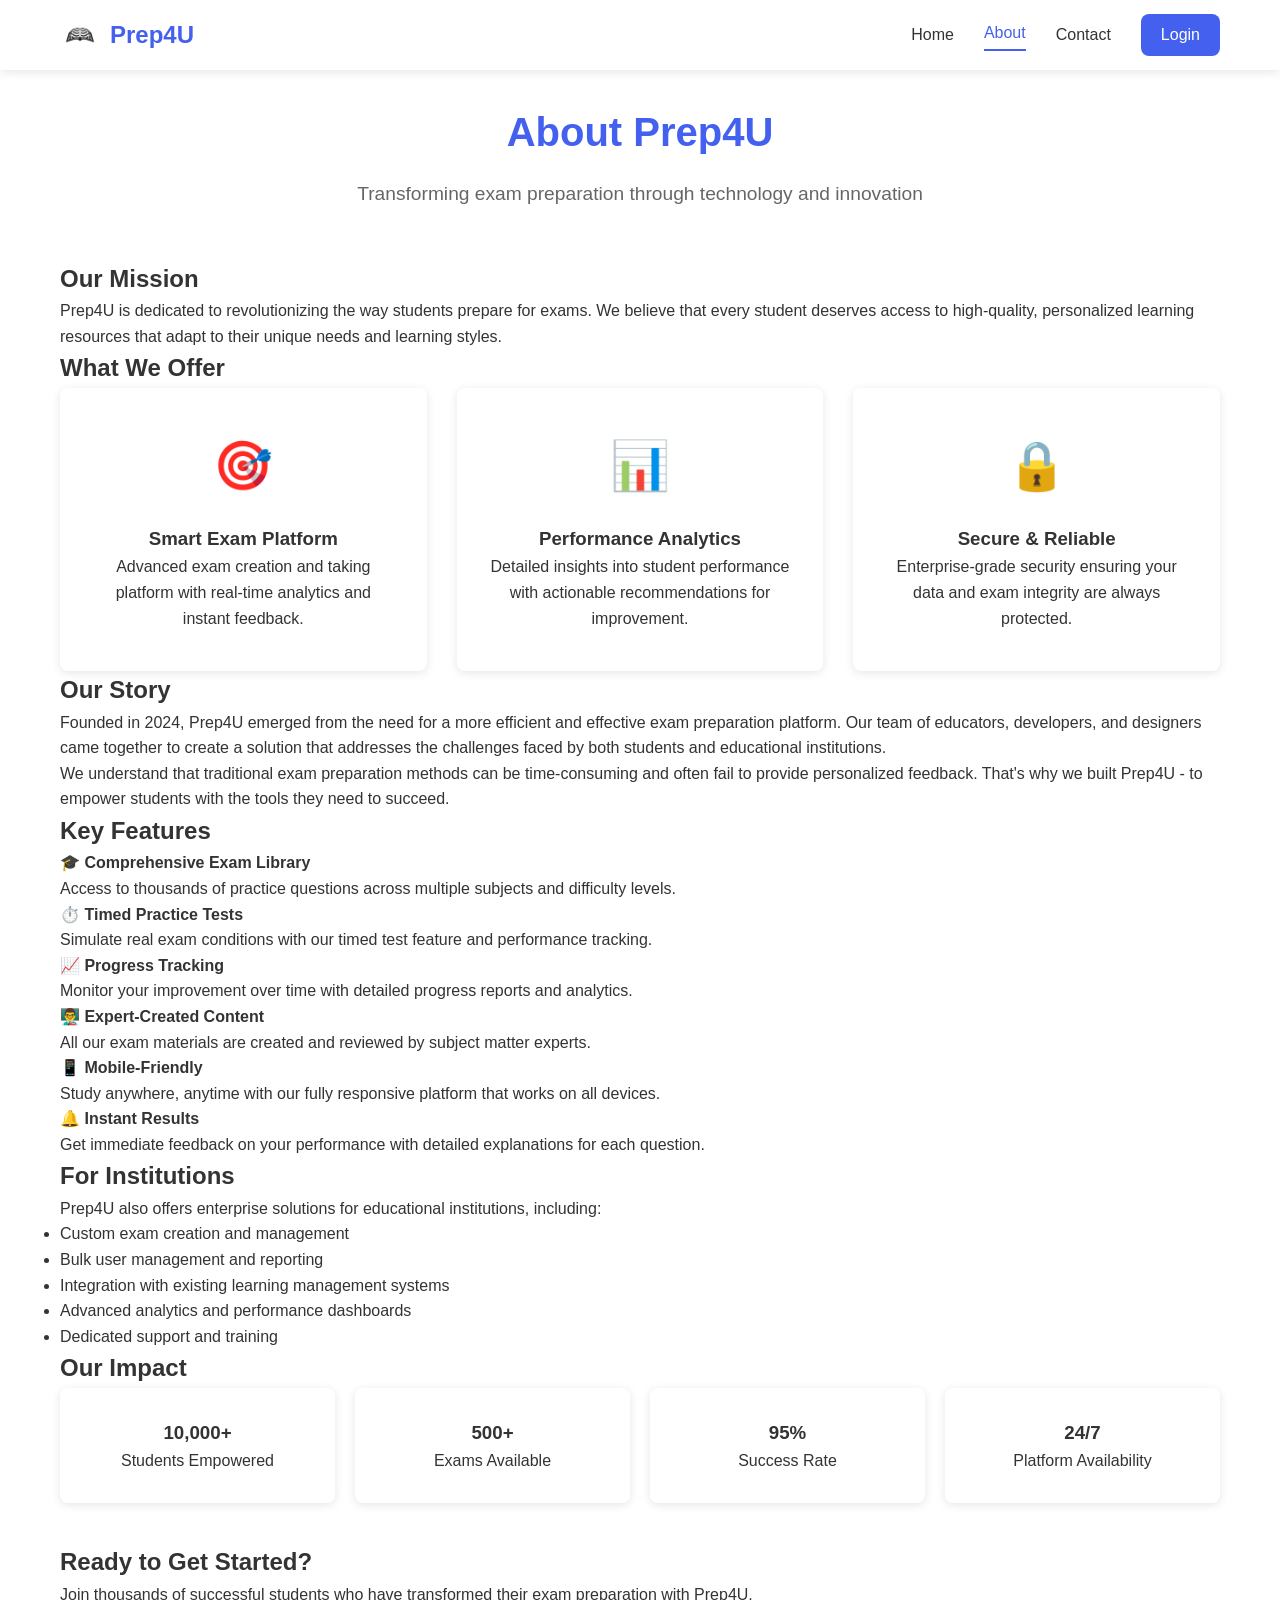
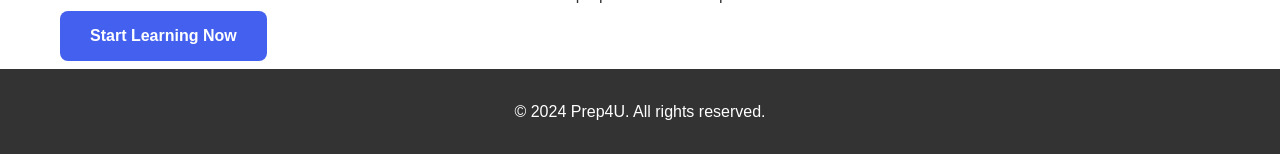
<file: Prep4U/about.html>
<!DOCTYPE html>
<html lang="en">
<head>
    <meta charset="UTF-8">
    <meta name="viewport" content="width=device-width, initial-scale=1.0">
    <title>About - Prep4U</title>
    <link rel="stylesheet" href="css/style.css">
</head>
<body>
    <nav class="navbar">
        <div class="nav-container">
            <div class="nav-logo">
                <img src="assets/logo.png" alt="Prep4U Logo" class="logo">
                <span>Prep4U</span>
            </div>
            <div class="nav-menu" id="navMenu">
                <a href="index.html" class="nav-link">Home</a>
                <a href="about.html" class="nav-link active">About</a>
                <a href="contact.html" class="nav-link">Contact</a>
                <a href="login.html" class="nav-link nav-login">Login</a>
            </div>
            <div class="hamburger" id="hamburger">
                <span class="bar"></span>
                <span class="bar"></span>
                <span class="bar"></span>
            </div>
        </div>
    </nav>

    <div class="container">
        <div class="page-header">
            <h1>About Prep4U</h1>
            <p>Transforming exam preparation through technology and innovation</p>
        </div>

        <div class="about-content">
            <div class="about-section">
                <h2>Our Mission</h2>
                <p>Prep4U is dedicated to revolutionizing the way students prepare for exams. We believe that every student deserves access to high-quality, personalized learning resources that adapt to their unique needs and learning styles.</p>
            </div>

            <div class="about-section">
                <h2>What We Offer</h2>
                <div class="features-grid">
                    <div class="feature-card">
                        <div class="feature-icon">🎯</div>
                        <h3>Smart Exam Platform</h3>
                        <p>Advanced exam creation and taking platform with real-time analytics and instant feedback.</p>
                    </div>
                    <div class="feature-card">
                        <div class="feature-icon">📊</div>
                        <h3>Performance Analytics</h3>
                        <p>Detailed insights into student performance with actionable recommendations for improvement.</p>
                    </div>
                    <div class="feature-card">
                        <div class="feature-icon">🔒</div>
                        <h3>Secure & Reliable</h3>
                        <p>Enterprise-grade security ensuring your data and exam integrity are always protected.</p>
                    </div>
                </div>
            </div>

            <div class="about-section">
                <h2>Our Story</h2>
                <p>Founded in 2024, Prep4U emerged from the need for a more efficient and effective exam preparation platform. Our team of educators, developers, and designers came together to create a solution that addresses the challenges faced by both students and educational institutions.</p>
                
                <p>We understand that traditional exam preparation methods can be time-consuming and often fail to provide personalized feedback. That's why we built Prep4U - to empower students with the tools they need to succeed.</p>
            </div>

            <div class="about-section">
                <h2>Key Features</h2>
                <div class="features-list">
                    <div class="feature-item">
                        <h4>🎓 Comprehensive Exam Library</h4>
                        <p>Access to thousands of practice questions across multiple subjects and difficulty levels.</p>
                    </div>
                    <div class="feature-item">
                        <h4>⏱️ Timed Practice Tests</h4>
                        <p>Simulate real exam conditions with our timed test feature and performance tracking.</p>
                    </div>
                    <div class="feature-item">
                        <h4>📈 Progress Tracking</h4>
                        <p>Monitor your improvement over time with detailed progress reports and analytics.</p>
                    </div>
                    <div class="feature-item">
                        <h4>👨‍🏫 Expert-Created Content</h4>
                        <p>All our exam materials are created and reviewed by subject matter experts.</p>
                    </div>
                    <div class="feature-item">
                        <h4>📱 Mobile-Friendly</h4>
                        <p>Study anywhere, anytime with our fully responsive platform that works on all devices.</p>
                    </div>
                    <div class="feature-item">
                        <h4>🔔 Instant Results</h4>
                        <p>Get immediate feedback on your performance with detailed explanations for each question.</p>
                    </div>
                </div>
            </div>

            <div class="about-section">
                <h2>For Institutions</h2>
                <p>Prep4U also offers enterprise solutions for educational institutions, including:</p>
                <ul class="institution-list">
                    <li>Custom exam creation and management</li>
                    <li>Bulk user management and reporting</li>
                    <li>Integration with existing learning management systems</li>
                    <li>Advanced analytics and performance dashboards</li>
                    <li>Dedicated support and training</li>
                </ul>
            </div>

            <div class="about-section stats-section">
                <h2>Our Impact</h2>
                <div class="stats-grid">
                    <div class="stat-card">
                        <h3>10,000+</h3>
                        <p>Students Empowered</p>
                    </div>
                    <div class="stat-card">
                        <h3>500+</h3>
                        <p>Exams Available</p>
                    </div>
                    <div class="stat-card">
                        <h3>95%</h3>
                        <p>Success Rate</p>
                    </div>
                    <div class="stat-card">
                        <h3>24/7</h3>
                        <p>Platform Availability</p>
                    </div>
                </div>
            </div>

            <div class="about-section cta-section">
                <h2>Ready to Get Started?</h2>
                <p>Join thousands of successful students who have transformed their exam preparation with Prep4U.</p>
                <div class="cta-buttons">
                    <a href="login.html" class="btn btn-primary">Start Learning Now</a>
                    <a href="contact.html" class="btn btn-secondary">Contact Us</a>
                </div>
            </div>
        </div>
    </div>

    <footer class="footer">
        <div class="container">
            <p>&copy; 2024 Prep4U. All rights reserved.</p>
        </div>
    </footer>

    <script src="js/app.js"></script>
    <script src="js/firebase.js"></script>
    <script src="firebase/firebase-config.js"></script>
</body>
</html>
</file>
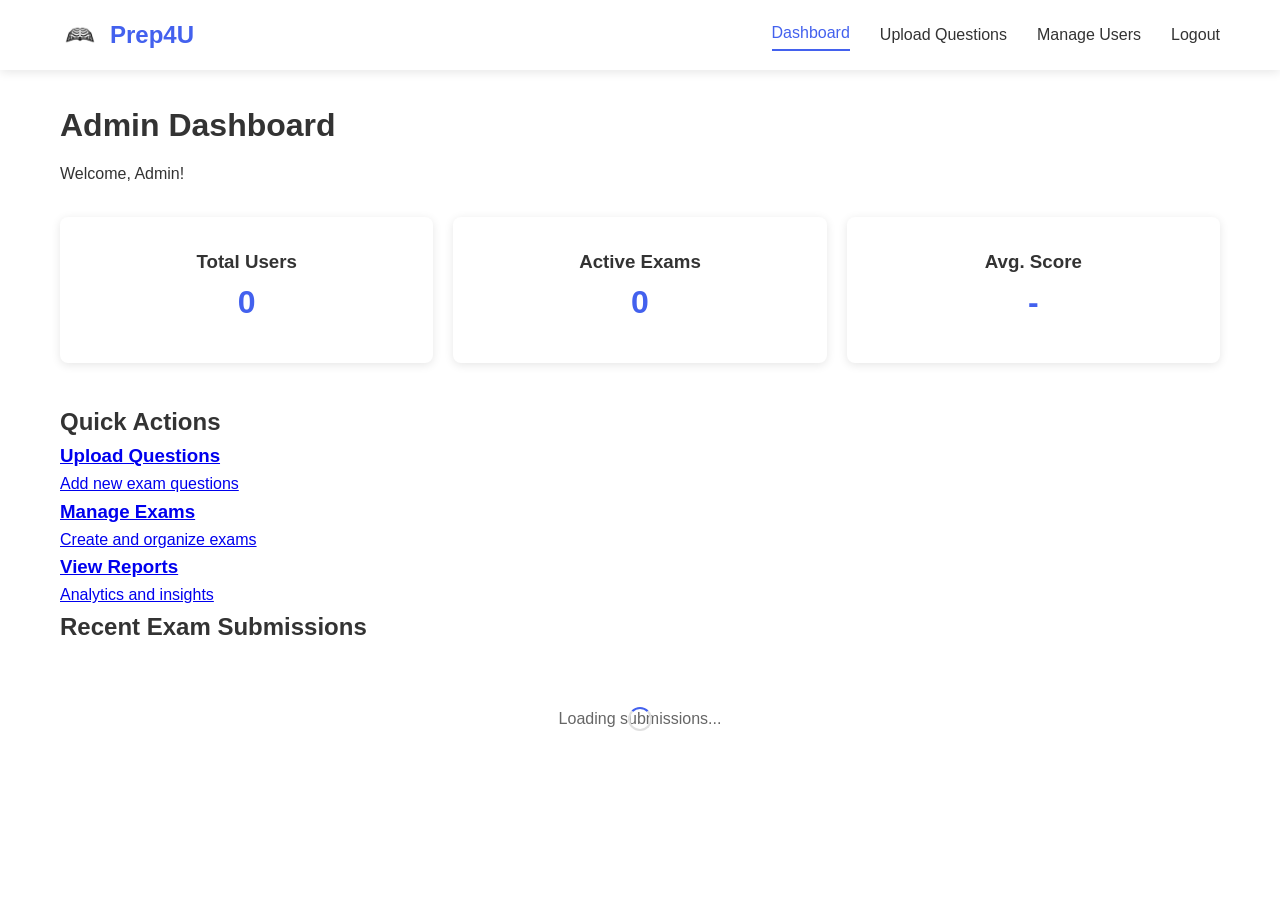
<file: Prep4U/admin-dashboard.html>
<!DOCTYPE html>
<html lang="en">
<head>
    <meta charset="UTF-8">
    <meta name="viewport" content="width=device-width, initial-scale=1.0">
    <title>Admin Dashboard - Prep4U</title>
    <link rel="stylesheet" href="css/style.css">
</head>
<body>
    <nav class="navbar">
        <div class="nav-container">
            <div class="nav-logo">
                <img src="assets/logo.png" alt="Prep4U Logo" class="logo">
                <span>Prep4U</span>
            </div>
            <div class="nav-menu" id="navMenu">
                <a href="admin-dashboard.html" class="nav-link active">Dashboard</a>
                <a href="upload-questions.html" class="nav-link">Upload Questions</a>
                <a href="#" class="nav-link">Manage Users</a>
                <a href="#" class="nav-link" id="logoutBtn">Logout</a>
            </div>
            <div class="hamburger" id="hamburger">
                <span class="bar"></span>
                <span class="bar"></span>
                <span class="bar"></span>
            </div>
        </div>
    </nav>

    <div class="container">
        <div class="dashboard-header">
            <h1>Admin Dashboard</h1>
            <p>Welcome, <span id="adminName">Admin</span>!</p>
        </div>

        <div class="stats-grid">
            <div class="stat-card">
                <h3>Total Users</h3>
                <p class="stat-number" id="totalUsers">0</p>
            </div>
            <div class="stat-card">
                <h3>Active Exams</h3>
                <p class="stat-number" id="totalExams">0</p>
            </div>
            <div class="stat-card">
                <h3>Avg. Score</h3>
                <p class="stat-number" id="platformAvgScore">-</p>
            </div>
        </div>

        <div class="admin-actions">
            <h2>Quick Actions</h2>
            <div class="action-grid">
                <a href="upload-questions.html" class="action-card">
                    <h3>Upload Questions</h3>
                    <p>Add new exam questions</p>
                </a>
                <a href="#" class="action-card">
                    <h3>Manage Exams</h3>
                    <p>Create and organize exams</p>
                </a>
                <a href="#" class="action-card">
                    <h3>View Reports</h3>
                    <p>Analytics and insights</p>
                </a>
            </div>
        </div>

        <div class="dashboard-section">
            <h2>Recent Exam Submissions</h2>
            <div class="submissions-list" id="recentSubmissions">
                <!-- Submissions will be loaded dynamically -->
                <div class="loading">Loading submissions...</div>
            </div>
        </div>
    </div>

    <script src="js/app.js"></script>
    <script src="js/firebase.js"></script>
    <script src="firebase/firebase-config.js"></script>
</body>
</html>
</file>
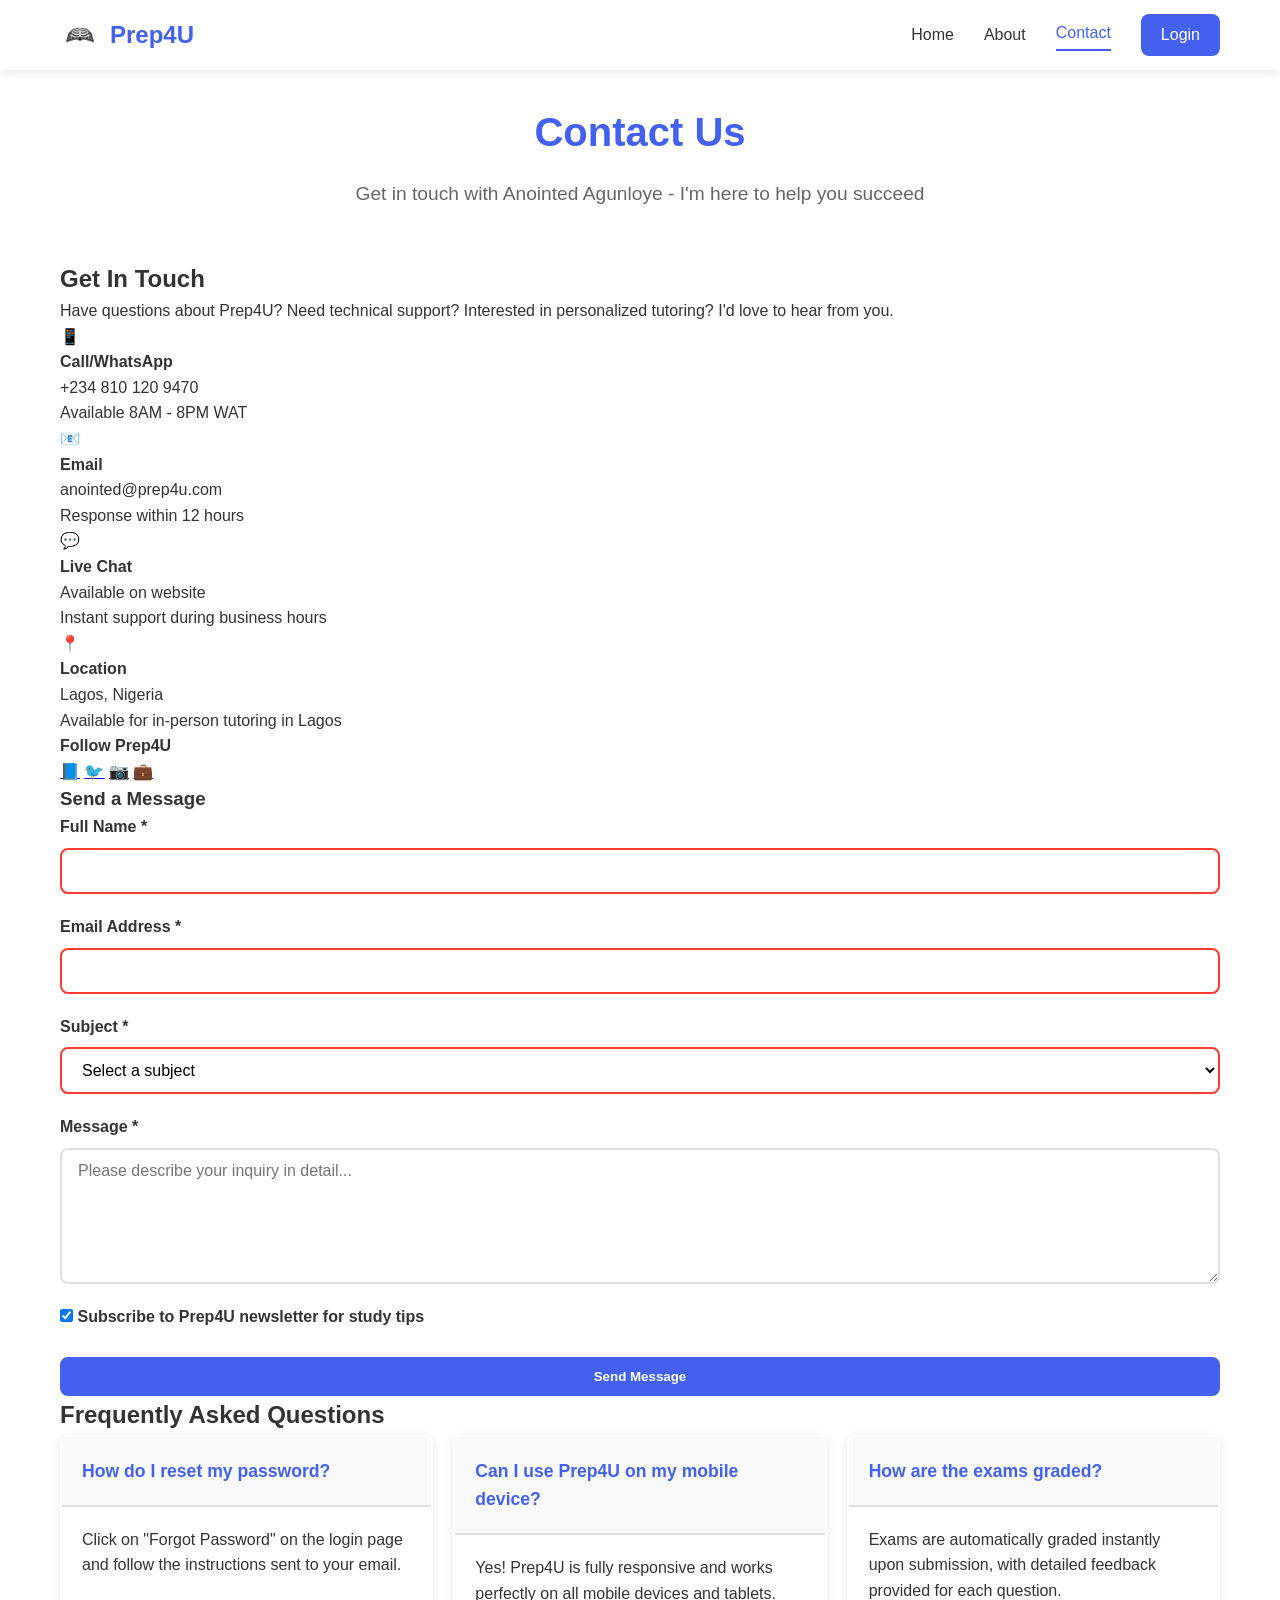
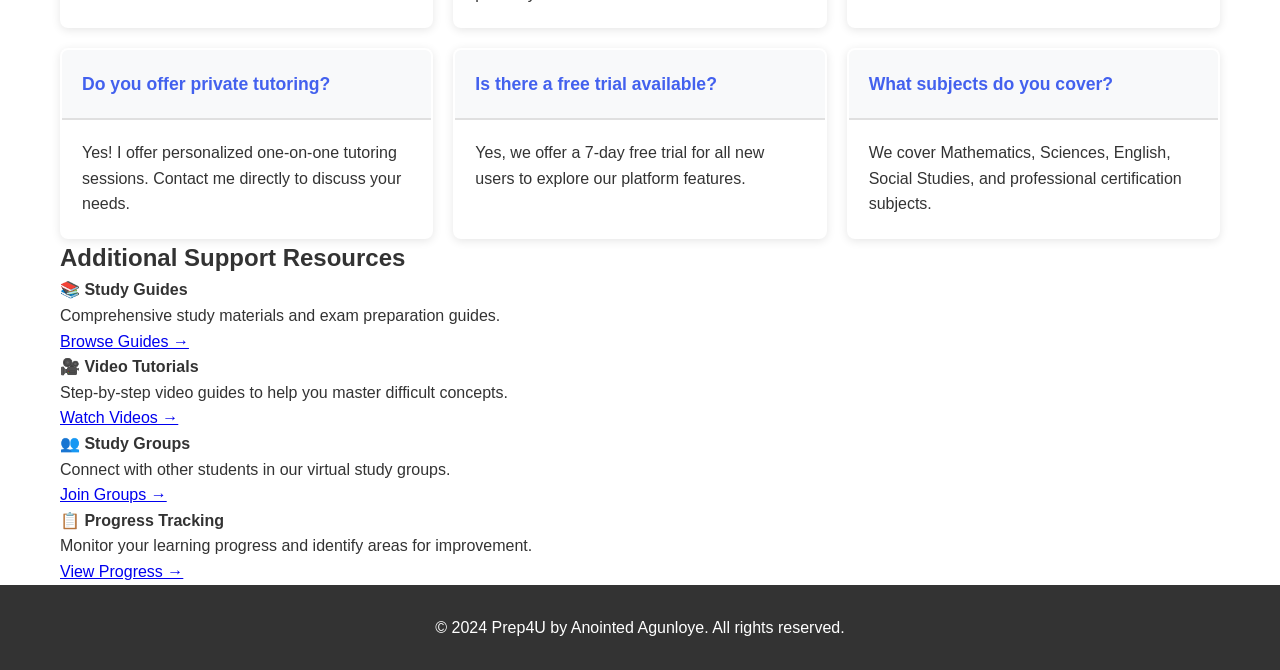
<file: Prep4U/contact.html>
<!DOCTYPE html>
<html lang="en">
<head>
    <meta charset="UTF-8">
    <meta name="viewport" content="width=device-width, initial-scale=1.0">
    <title>Contact - Prep4U</title>
    <link rel="stylesheet" href="css/style.css">
</head>
<body>
    <nav class="navbar">
        <div class="nav-container">
            <div class="nav-logo">
                <img src="assets/logo.png" alt="Prep4U Logo" class="logo">
                <span>Prep4U</span>
            </div>
            <div class="nav-menu" id="navMenu">
                <a href="index.html" class="nav-link">Home</a>
                <a href="about.html" class="nav-link">About</a>
                <a href="contact.html" class="nav-link active">Contact</a>
                <a href="login.html" class="nav-link nav-login">Login</a>
            </div>
            <div class="hamburger" id="hamburger">
                <span class="bar"></span>
                <span class="bar"></span>
                <span class="bar"></span>
            </div>
        </div>
    </nav>

    <div class="container">
        <div class="page-header">
            <h1>Contact Us</h1>
            <p>Get in touch with Anointed Agunloye - I'm here to help you succeed</p>
        </div>

        <div class="contact-content">
            <div class="contact-grid">
                <div class="contact-info">
                    <h2>Get In Touch</h2>
                    <p>Have questions about Prep4U? Need technical support? Interested in personalized tutoring? I'd love to hear from you.</p>
                    
                    <div class="contact-methods">
                        <div class="contact-method">
                            <div class="method-icon">📱</div>
                            <div class="method-info">
                                <h4>Call/WhatsApp</h4>
                                <p>+234 810 120 9470</p>
                                <span>Available 8AM - 8PM WAT</span>
                            </div>
                        </div>
                        
                        <div class="contact-method">
                            <div class="method-icon">📧</div>
                            <div class="method-info">
                                <h4>Email</h4>
                                <p>anointed@prep4u.com</p>
                                <span>Response within 12 hours</span>
                            </div>
                        </div>
                        
                        <div class="contact-method">
                            <div class="method-icon">💬</div>
                            <div class="method-info">
                                <h4>Live Chat</h4>
                                <p>Available on website</p>
                                <span>Instant support during business hours</span>
                            </div>
                        </div>
                        
                        <div class="contact-method">
                            <div class="method-icon">📍</div>
                            <div class="method-info">
                                <h4>Location</h4>
                                <p>Lagos, Nigeria</p>
                                <span>Available for in-person tutoring in Lagos</span>
                            </div>
                        </div>
                    </div>

                    <div class="social-links">
                        <h4>Follow Prep4U</h4>
                        <div class="social-icons">
                            <a href="#" class="social-link">📘</a>
                            <a href="#" class="social-link">🐦</a>
                            <a href="#" class="social-link">📷</a>
                            <a href="#" class="social-link">💼</a>
                        </div>
                    </div>
                </div>

                <div class="contact-form-container">
                    <div class="contact-form-card">
                        <h3>Send a Message</h3>
                        <form id="contactForm" class="contact-form">
                            <div class="form-group">
                                <label for="contactName">Full Name *</label>
                                <input type="text" id="contactName" name="name" required>
                            </div>

                            <div class="form-group">
                                <label for="contactEmail">Email Address *</label>
                                <input type="email" id="contactEmail" name="email" required>
                            </div>

                            <div class="form-group">
                                <label for="contactSubject">Subject *</label>
                                <select id="contactSubject" name="subject" required>
                                    <option value="">Select a subject</option>
                                    <option value="technical">Technical Support</option>
                                    <option value="tutoring">Private Tutoring</option>
                                    <option value="feedback">Platform Feedback</option>
                                    <option value="partnership">Partnership</option>
                                    <option value="other">Other</option>
                                </select>
                            </div>

                            <div class="form-group">
                                <label for="contactMessage">Message *</label>
                                <textarea id="contactMessage" name="message" rows="6" placeholder="Please describe your inquiry in detail..." required></textarea>
                            </div>

                            <div class="form-group">
                                <label class="checkbox-label">
                                    <input type="checkbox" name="newsletter" checked>
                                    <span class="checkmark"></span>
                                    Subscribe to Prep4U newsletter for study tips
                                </label>
                            </div>

                            <button type="submit" class="btn btn-primary btn-full">Send Message</button>
                        </form>
                    </div>
                </div>
            </div>

            <div class="faq-section">
                <h2>Frequently Asked Questions</h2>
                <div class="faq-grid">
                    <div class="faq-item">
                        <h4>How do I reset my password?</h4>
                        <p>Click on "Forgot Password" on the login page and follow the instructions sent to your email.</p>
                    </div>
                    <div class="faq-item">
                        <h4>Can I use Prep4U on my mobile device?</h4>
                        <p>Yes! Prep4U is fully responsive and works perfectly on all mobile devices and tablets.</p>
                    </div>
                    <div class="faq-item">
                        <h4>How are the exams graded?</h4>
                        <p>Exams are automatically graded instantly upon submission, with detailed feedback provided for each question.</p>
                    </div>
                    <div class="faq-item">
                        <h4>Do you offer private tutoring?</h4>
                        <p>Yes! I offer personalized one-on-one tutoring sessions. Contact me directly to discuss your needs.</p>
                    </div>
                    <div class="faq-item">
                        <h4>Is there a free trial available?</h4>
                        <p>Yes, we offer a 7-day free trial for all new users to explore our platform features.</p>
                    </div>
                    <div class="faq-item">
                        <h4>What subjects do you cover?</h4>
                        <p>We cover Mathematics, Sciences, English, Social Studies, and professional certification subjects.</p>
                    </div>
                </div>
            </div>

            <div class="support-section">
                <h2>Additional Support Resources</h2>
                <div class="support-resources">
                    <div class="resource-card">
                        <h4>📚 Study Guides</h4>
                        <p>Comprehensive study materials and exam preparation guides.</p>
                        <a href="#" class="resource-link">Browse Guides →</a>
                    </div>
                    <div class="resource-card">
                        <h4>🎥 Video Tutorials</h4>
                        <p>Step-by-step video guides to help you master difficult concepts.</p>
                        <a href="#" class="resource-link">Watch Videos →</a>
                    </div>
                    <div class="resource-card">
                        <h4>👥 Study Groups</h4>
                        <p>Connect with other students in our virtual study groups.</p>
                        <a href="#" class="resource-link">Join Groups →</a>
                    </div>
                    <div class="resource-card">
                        <h4>📋 Progress Tracking</h4>
                        <p>Monitor your learning progress and identify areas for improvement.</p>
                        <a href="#" class="resource-link">View Progress →</a>
                    </div>
                </div>
            </div>
        </div>
    </div>

    <footer class="footer">
        <div class="container">
            <p>&copy; 2024 Prep4U by Anointed Agunloye. All rights reserved.</p>
        </div>
    </footer>

    <script src="js/app.js"></script>
    <script src="js/firebase.js"></script>
    <script src="firebase/firebase-config.js"></script>
</body>
</html>
</file>
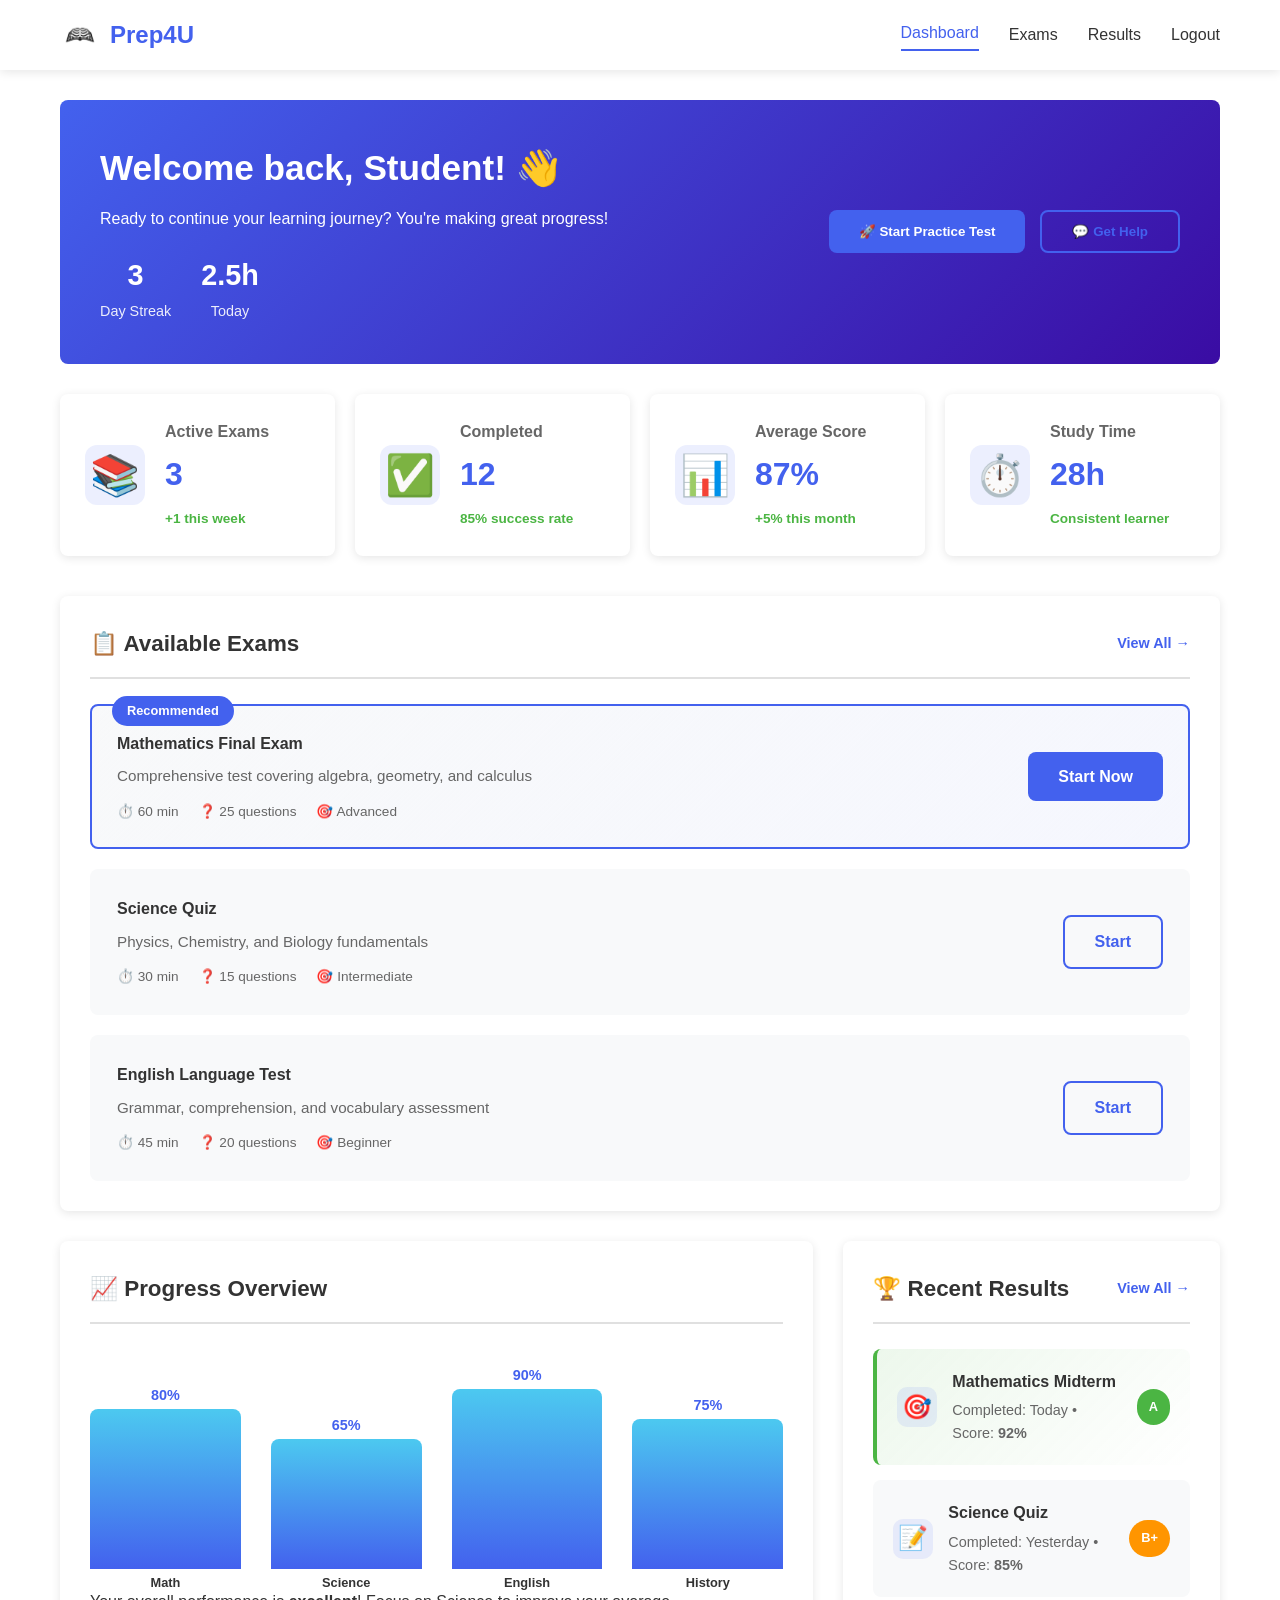
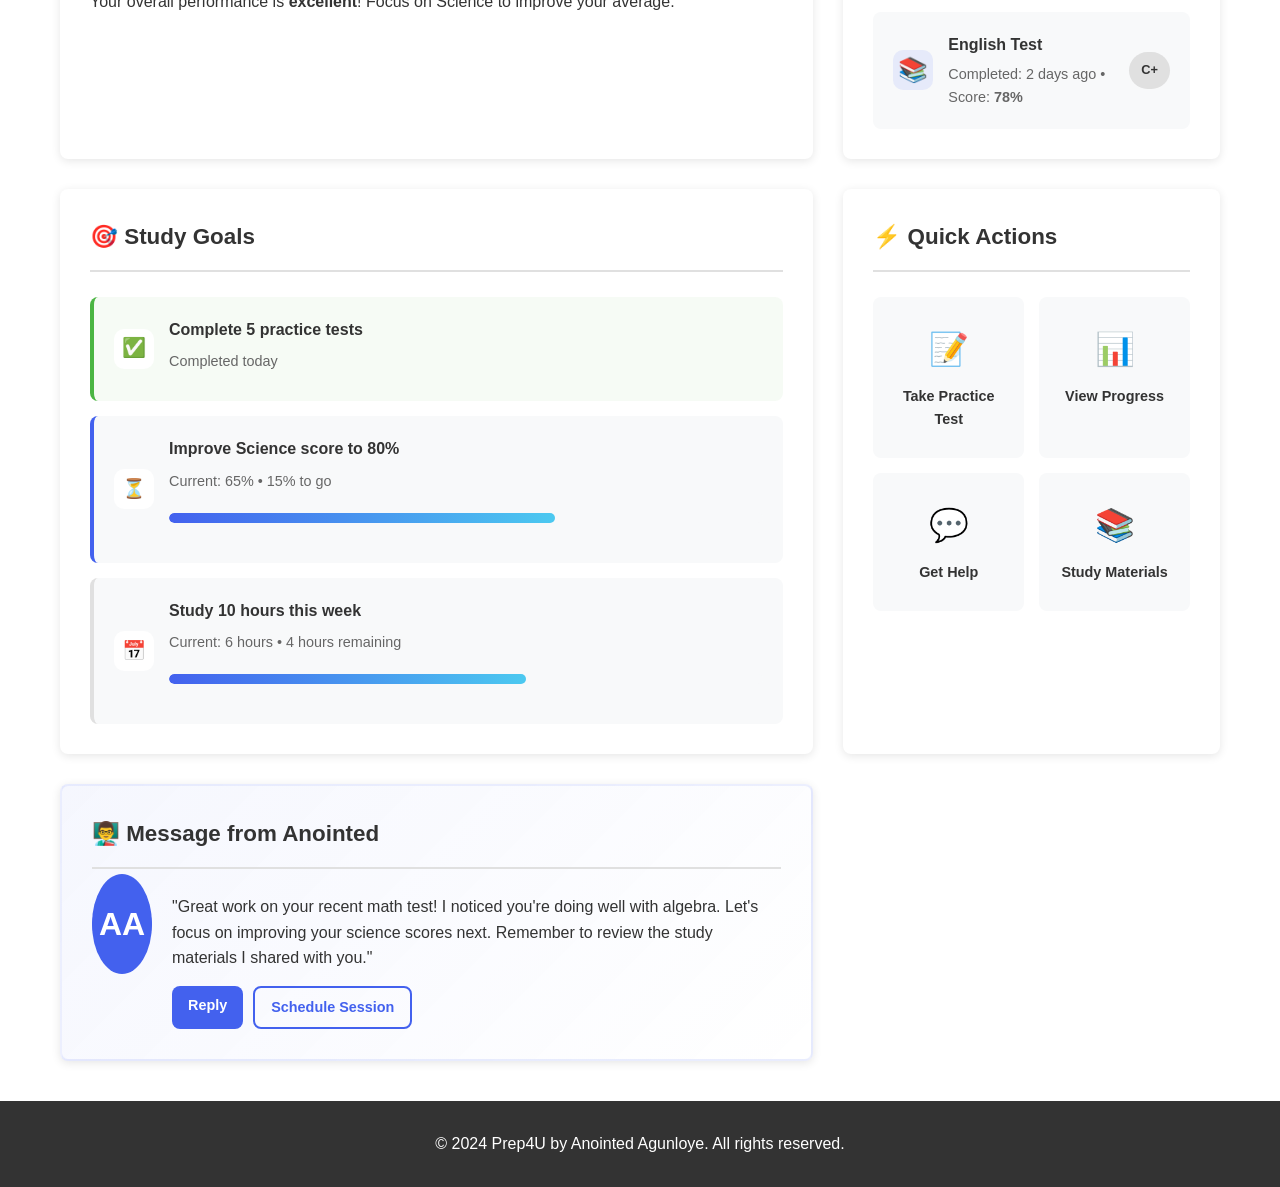
<file: Prep4U/dashboard.html>
<!DOCTYPE html>
<html lang="en">
<head>
    <meta charset="UTF-8">
    <meta name="viewport" content="width=device-width, initial-scale=1.0">
    <title>Student Dashboard - Prep4U</title>
    <link rel="stylesheet" href="css/style.css">
</head>
<body>
    <nav class="navbar">
        <div class="nav-container">
            <div class="nav-logo">
                <img src="assets/logo.png" alt="Prep4U Logo" class="logo">
                <span>Prep4U</span>
            </div>
            <div class="nav-menu" id="navMenu">
                <a href="dashboard.html" class="nav-link active">Dashboard</a>
                <a href="take-exam.html" class="nav-link">Exams</a>
                <a href="results.html" class="nav-link">Results</a>
                <a href="#" class="nav-link" id="logoutBtn">Logout</a>
            </div>
            <div class="hamburger" id="hamburger">
                <span class="bar"></span>
                <span class="bar"></span>
                <span class="bar"></span>
            </div>
        </div>
    </nav>

    <div class="container">
        <!-- Welcome Section -->
        <div class="dashboard-welcome">
            <div class="welcome-content">
                <h1>Welcome back, <span id="userName">Student</span>! 👋</h1>
                <p>Ready to continue your learning journey? You're making great progress!</p>
                <div class="welcome-stats">
                    <div class="welcome-stat">
                        <span class="stat-value" id="streakCount">3</span>
                        <span class="stat-label">Day Streak</span>
                    </div>
                    <div class="welcome-stat">
                        <span class="stat-value" id="studyTime">2.5h</span>
                        <span class="stat-label">Today</span>
                    </div>
                </div>
            </div>
            <div class="welcome-actions">
                <button class="btn btn-primary" onclick="window.location.href='take-exam.html'">
                    🚀 Start Practice Test
                </button>
                <button class="btn btn-outline" onclick="window.location.href='contact.html'">
                    💬 Get Help
                </button>
            </div>
        </div>

        <!-- Quick Stats -->
        <div class="stats-grid enhanced-stats">
            <div class="stat-card enhanced">
                <div class="stat-icon">📚</div>
                <div class="stat-content">
                    <h3>Active Exams</h3>
                    <p class="stat-number" id="activeExams">3</p>
                    <span class="stat-trend">+1 this week</span>
                </div>
            </div>
            <div class="stat-card enhanced">
                <div class="stat-icon">✅</div>
                <div class="stat-content">
                    <h3>Completed</h3>
                    <p class="stat-number" id="completedExams">12</p>
                    <span class="stat-trend">85% success rate</span>
                </div>
            </div>
            <div class="stat-card enhanced">
                <div class="stat-icon">📊</div>
                <div class="stat-content">
                    <h3>Average Score</h3>
                    <p class="stat-number" id="averageScore">87%</p>
                    <span class="stat-trend">+5% this month</span>
                </div>
            </div>
            <div class="stat-card enhanced">
                <div class="stat-icon">⏱️</div>
                <div class="stat-content">
                    <h3>Study Time</h3>
                    <p class="stat-number" id="totalStudyTime">28h</p>
                    <span class="stat-trend">Consistent learner</span>
                </div>
            </div>
        </div>

        <!-- Main Dashboard Grid -->
        <div class="dashboard-grid">
            <!-- Available Exams Section -->
            <div class="dashboard-card main-card">
                <div class="card-header">
                    <h2>📋 Available Exams</h2>
                    <a href="take-exam.html" class="view-all">View All →</a>
                </div>
                <div class="exam-list enhanced" id="examList">
                    <div class="exam-item featured">
                        <div class="exam-badge">Recommended</div>
                        <div class="exam-content">
                            <h4>Mathematics Final Exam</h4>
                            <p>Comprehensive test covering algebra, geometry, and calculus</p>
                            <div class="exam-meta">
                                <span>⏱️ 60 min</span>
                                <span>❓ 25 questions</span>
                                <span>🎯 Advanced</span>
                            </div>
                        </div>
                        <a href="take-exam.html?exam=1" class="btn btn-primary">Start Now</a>
                    </div>
                    <div class="exam-item">
                        <div class="exam-content">
                            <h4>Science Quiz</h4>
                            <p>Physics, Chemistry, and Biology fundamentals</p>
                            <div class="exam-meta">
                                <span>⏱️ 30 min</span>
                                <span>❓ 15 questions</span>
                                <span>🎯 Intermediate</span>
                            </div>
                        </div>
                        <a href="take-exam.html?exam=2" class="btn btn-outline">Start</a>
                    </div>
                    <div class="exam-item">
                        <div class="exam-content">
                            <h4>English Language Test</h4>
                            <p>Grammar, comprehension, and vocabulary assessment</p>
                            <div class="exam-meta">
                                <span>⏱️ 45 min</span>
                                <span>❓ 20 questions</span>
                                <span>🎯 Beginner</span>
                            </div>
                        </div>
                        <a href="take-exam.html?exam=3" class="btn btn-outline">Start</a>
                    </div>
                </div>
            </div>

            <!-- Progress Overview -->
            <div class="dashboard-card">
                <div class="card-header">
                    <h2>📈 Progress Overview</h2>
                </div>
                <div class="progress-chart">
                    <div class="chart-placeholder">
                        <div class="chart-bars">
                            <div class="chart-bar" style="height: 80%">
                                <span class="bar-label">Math</span>
                                <span class="bar-value">80%</span>
                            </div>
                            <div class="chart-bar" style="height: 65%">
                                <span class="bar-label">Science</span>
                                <span class="bar-value">65%</span>
                            </div>
                            <div class="chart-bar" style="height: 90%">
                                <span class="bar-label">English</span>
                                <span class="bar-value">90%</span>
                            </div>
                            <div class="chart-bar" style="height: 75%">
                                <span class="bar-label">History</span>
                                <span class="bar-value">75%</span>
                            </div>
                        </div>
                    </div>
                    <div class="progress-summary">
                        <p>Your overall performance is <strong>excellent</strong>! Focus on Science to improve your average.</p>
                    </div>
                </div>
            </div>

            <!-- Recent Results -->
            <div class="dashboard-card">
                <div class="card-header">
                    <h2>🏆 Recent Results</h2>
                    <a href="results.html" class="view-all">View All →</a>
                </div>
                <div class="results-list enhanced" id="recentResults">
                    <div class="result-item high-score">
                        <div class="result-icon">🎯</div>
                        <div class="result-content">
                            <h4>Mathematics Midterm</h4>
                            <p>Completed: Today • Score: <strong>92%</strong></p>
                        </div>
                        <span class="score-badge excellent">A</span>
                    </div>
                    <div class="result-item">
                        <div class="result-icon">📝</div>
                        <div class="result-content">
                            <h4>Science Quiz</h4>
                            <p>Completed: Yesterday • Score: <strong>85%</strong></p>
                        </div>
                        <span class="score-badge good">B+</span>
                    </div>
                    <div class="result-item">
                        <div class="result-icon">📚</div>
                        <div class="result-content">
                            <h4>English Test</h4>
                            <p>Completed: 2 days ago • Score: <strong>78%</strong></p>
                        </div>
                        <span class="score-badge average">C+</span>
                    </div>
                </div>
            </div>

            <!-- Study Goals -->
            <div class="dashboard-card">
                <div class="card-header">
                    <h2>🎯 Study Goals</h2>
                </div>
                <div class="goals-list">
                    <div class="goal-item completed">
                        <div class="goal-checkbox">✅</div>
                        <div class="goal-content">
                            <h4>Complete 5 practice tests</h4>
                            <p>Completed today</p>
                        </div>
                    </div>
                    <div class="goal-item in-progress">
                        <div class="goal-checkbox">⏳</div>
                        <div class="goal-content">
                            <h4>Improve Science score to 80%</h4>
                            <p>Current: 65% • 15% to go</p>
                            <div class="progress-bar">
                                <div class="progress-fill" style="width: 65%"></div>
                            </div>
                        </div>
                    </div>
                    <div class="goal-item">
                        <div class="goal-checkbox">📅</div>
                        <div class="goal-content">
                            <h4>Study 10 hours this week</h4>
                            <p>Current: 6 hours • 4 hours remaining</p>
                            <div class="progress-bar">
                                <div class="progress-fill" style="width: 60%"></div>
                            </div>
                        </div>
                    </div>
                </div>
            </div>

            <!-- Quick Actions -->
            <div class="dashboard-card">
                <div class="card-header">
                    <h2>⚡ Quick Actions</h2>
                </div>
                <div class="actions-grid">
                    <a href="take-exam.html" class="action-btn">
                        <span class="action-icon">📝</span>
                        <span class="action-text">Take Practice Test</span>
                    </a>
                    <a href="results.html" class="action-btn">
                        <span class="action-icon">📊</span>
                        <span class="action-text">View Progress</span>
                    </a>
                    <a href="contact.html" class="action-btn">
                        <span class="action-icon">💬</span>
                        <span class="action-text">Get Help</span>
                    </a>
                    <a href="#" class="action-btn">
                        <span class="action-icon">📚</span>
                        <span class="action-text">Study Materials</span>
                    </a>
                </div>
            </div>

            <!-- Tutor Message -->
            <div class="dashboard-card tutor-card">
                <div class="card-header">
                    <h2>👨‍🏫 Message from Anointed</h2>
                </div>
                <div class="tutor-message">
                    <div class="tutor-avatar">
                        <div class="avatar-placeholder">AA</div>
                    </div>
                    <div class="message-content">
                        <p>"Great work on your recent math test! I noticed you're doing well with algebra. Let's focus on improving your science scores next. Remember to review the study materials I shared with you."</p>
                        <div class="message-actions">
                            <a href="contact.html" class="btn btn-sm btn-primary">Reply</a>
                            <a href="#" class="btn btn-sm btn-outline">Schedule Session</a>
                        </div>
                    </div>
                </div>
            </div>
        </div>
    </div>

    <footer class="footer">
        <div class="container">
            <p>&copy; 2024 Prep4U by Anointed Agunloye. All rights reserved.</p>
        </div>
    </footer>

    <script src="js/app.js"></script>
    <script src="js/firebase.js"></script>
    <script src="firebase/firebase-config.js"></script>
</body>
</html>
</file>
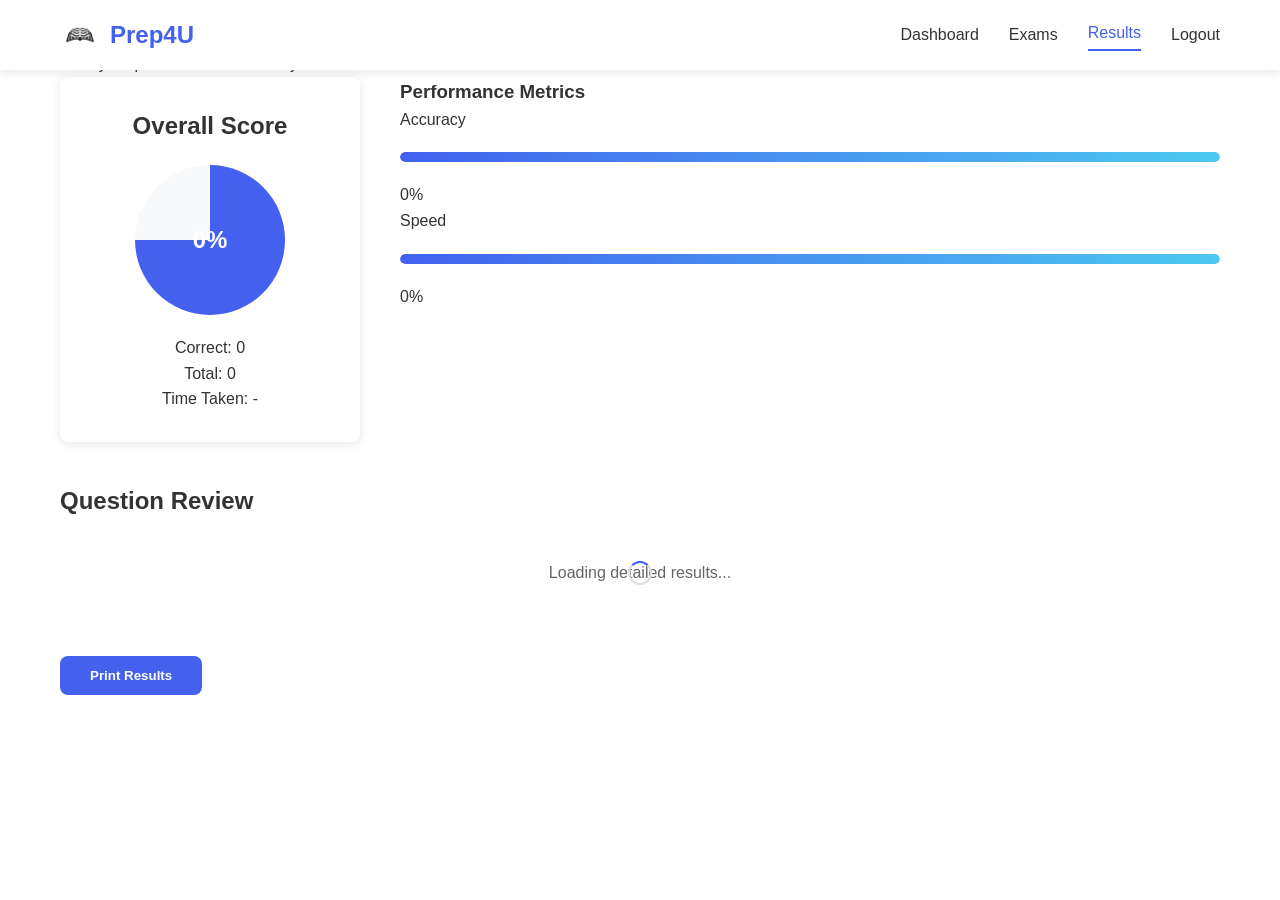
<file: Prep4U/results.html>
<!DOCTYPE html>
<html lang="en">
<head>
    <meta charset="UTF-8">
    <meta name="viewport" content="width=device-width, initial-scale=1.0">
    <title>Exam Results - Prep4U</title>
    <link rel="stylesheet" href="css/style.css">
</head>
<body>
    <nav class="navbar">
        <div class="nav-container">
            <div class="nav-logo">
                <img src="assets/logo.png" alt="Prep4U Logo" class="logo">
                <span>Prep4U</span>
            </div>
            <div class="nav-menu" id="navMenu">
                <a href="dashboard.html" class="nav-link">Dashboard</a>
                <a href="take-exam.html" class="nav-link">Exams</a>
                <a href="results.html" class="nav-link active">Results</a>
                <a href="#" class="nav-link" id="logoutBtn">Logout</a>
            </div>
            <div class="hamburger" id="hamburger">
                <span class="bar"></span>
                <span class="bar"></span>
                <span class="bar"></span>
            </div>
        </div>
    </nav>

    <div class="container">
        <div class="results-header">
            <h1>Exam Results</h1>
            <p>View your performance and analytics</p>
        </div>

        <div class="results-summary">
            <div class="score-card">
                <h2>Overall Score</h2>
                <div class="score-circle">
                    <span id="overallScore">0%</span>
                </div>
                <div class="score-details">
                    <p>Correct: <span id="correctAnswers">0</span></p>
                    <p>Total: <span id="totalAnswers">0</span></p>
                    <p>Time Taken: <span id="timeTaken">-</span></p>
                </div>
            </div>

            <div class="performance-metrics">
                <h3>Performance Metrics</h3>
                <div class="metric">
                    <label>Accuracy</label>
                    <div class="progress-bar">
                        <div class="progress-fill" id="accuracyBar"></div>
                    </div>
                    <span id="accuracyValue">0%</span>
                </div>
                <div class="metric">
                    <label>Speed</label>
                    <div class="progress-bar">
                        <div class="progress-fill" id="speedBar"></div>
                    </div>
                    <span id="speedValue">0%</span>
                </div>
            </div>
        </div>

        <div class="detailed-results">
            <h2>Question Review</h2>
            <div id="questionReview">
                <!-- Question review will be loaded dynamically -->
                <div class="loading">Loading detailed results...</div>
            </div>
        </div>

        <div class="results-actions">
            <button class="btn btn-primary" onclick="window.print()">Print Results</button>
            <a href="dashboard.html" class="btn btn-secondary">Back to Dashboard</a>
        </div>
    </div>

    <script src="js/app.js"></script>
    <script src="js/firebase.js"></script>
    <script src="firebase/firebase-config.js"></script>
</body>
</html>
</file>
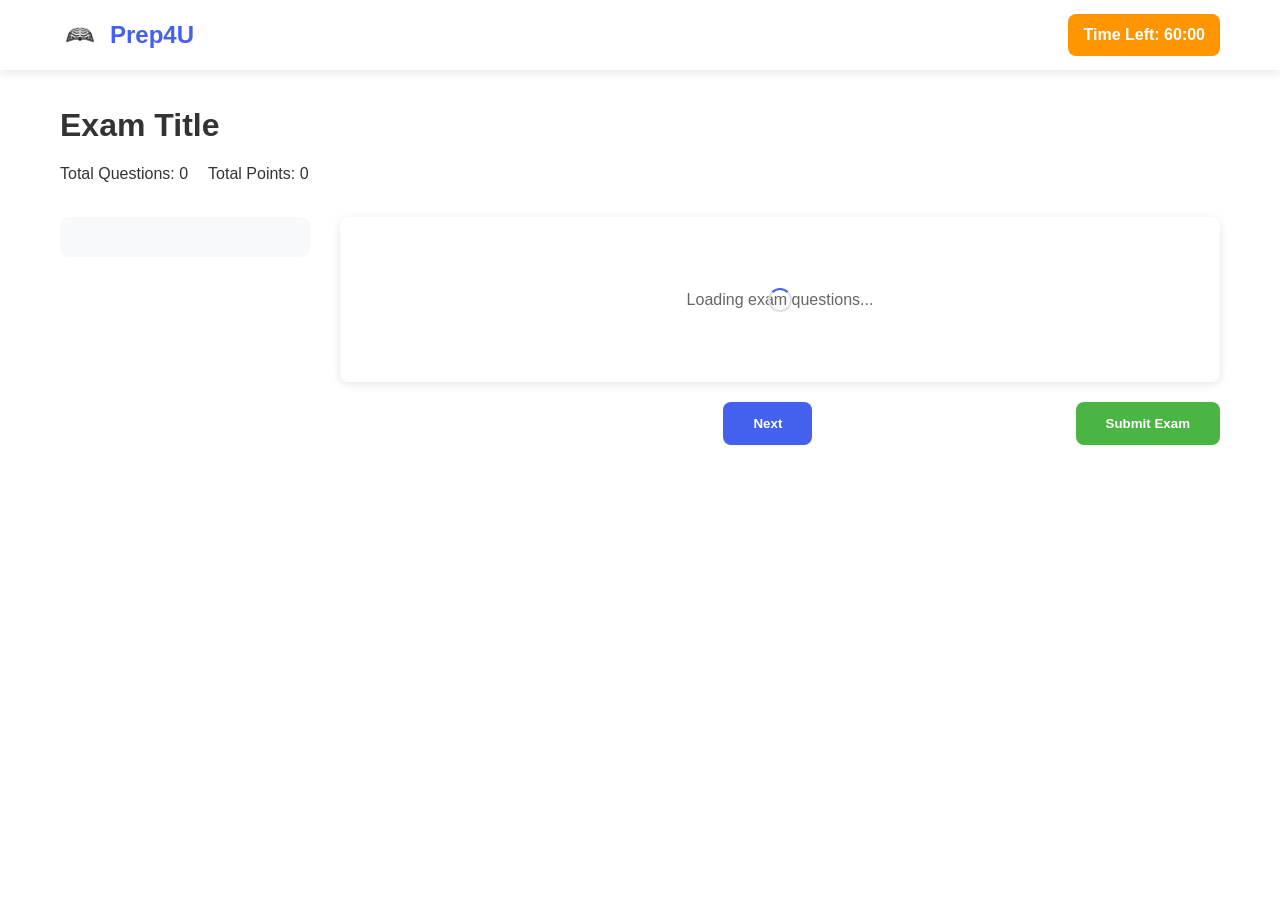
<file: Prep4U/take-exam.html>
<!DOCTYPE html>
<html lang="en">
<head>
    <meta charset="UTF-8">
    <meta name="viewport" content="width=device-width, initial-scale=1.0">
    <title>Take Exam - Prep4U</title>
    <link rel="stylesheet" href="css/style.css">
</head>
<body>
    <nav class="navbar">
        <div class="nav-container">
            <div class="nav-logo">
                <img src="assets/logo.png" alt="Prep4U Logo" class="logo">
                <span>Prep4U</span>
            </div>
            <div class="exam-timer" id="examTimer">
                Time Left: <span id="timeDisplay">60:00</span>
            </div>
            <div class="hamburger" id="hamburger">
                <span class="bar"></span>
                <span class="bar"></span>
                <span class="bar"></span>
            </div>
        </div>
    </nav>

    <div class="container">
        <div class="exam-header">
            <h1 id="examTitle">Exam Title</h1>
            <div class="exam-info">
                <span>Total Questions: <span id="totalQuestions">0</span></span>
                <span>Total Points: <span id="totalPoints">0</span></span>
            </div>
        </div>

        <div class="exam-container">
            <div class="question-navigation" id="questionNav">
                <!-- Question numbers will be generated here -->
            </div>

            <div class="question-container">
                <form id="examForm">
                    <div class="question-card" id="questionCard">
                        <!-- Questions will be loaded dynamically -->
                        <div class="loading">Loading exam questions...</div>
                    </div>
                    
                    <div class="exam-actions">
                        <button type="button" class="btn btn-secondary" id="prevQuestion">Previous</button>
                        <button type="button" class="btn btn-primary" id="nextQuestion">Next</button>
                        <button type="submit" class="btn btn-success" id="submitExam">Submit Exam</button>
                    </div>
                </form>
            </div>
        </div>
    </div>

    <script src="js/app.js"></script>
    <script src="js/firebase.js"></script>
    <script src="firebase/firebase-config.js"></script>
</body>
</html>
</file>
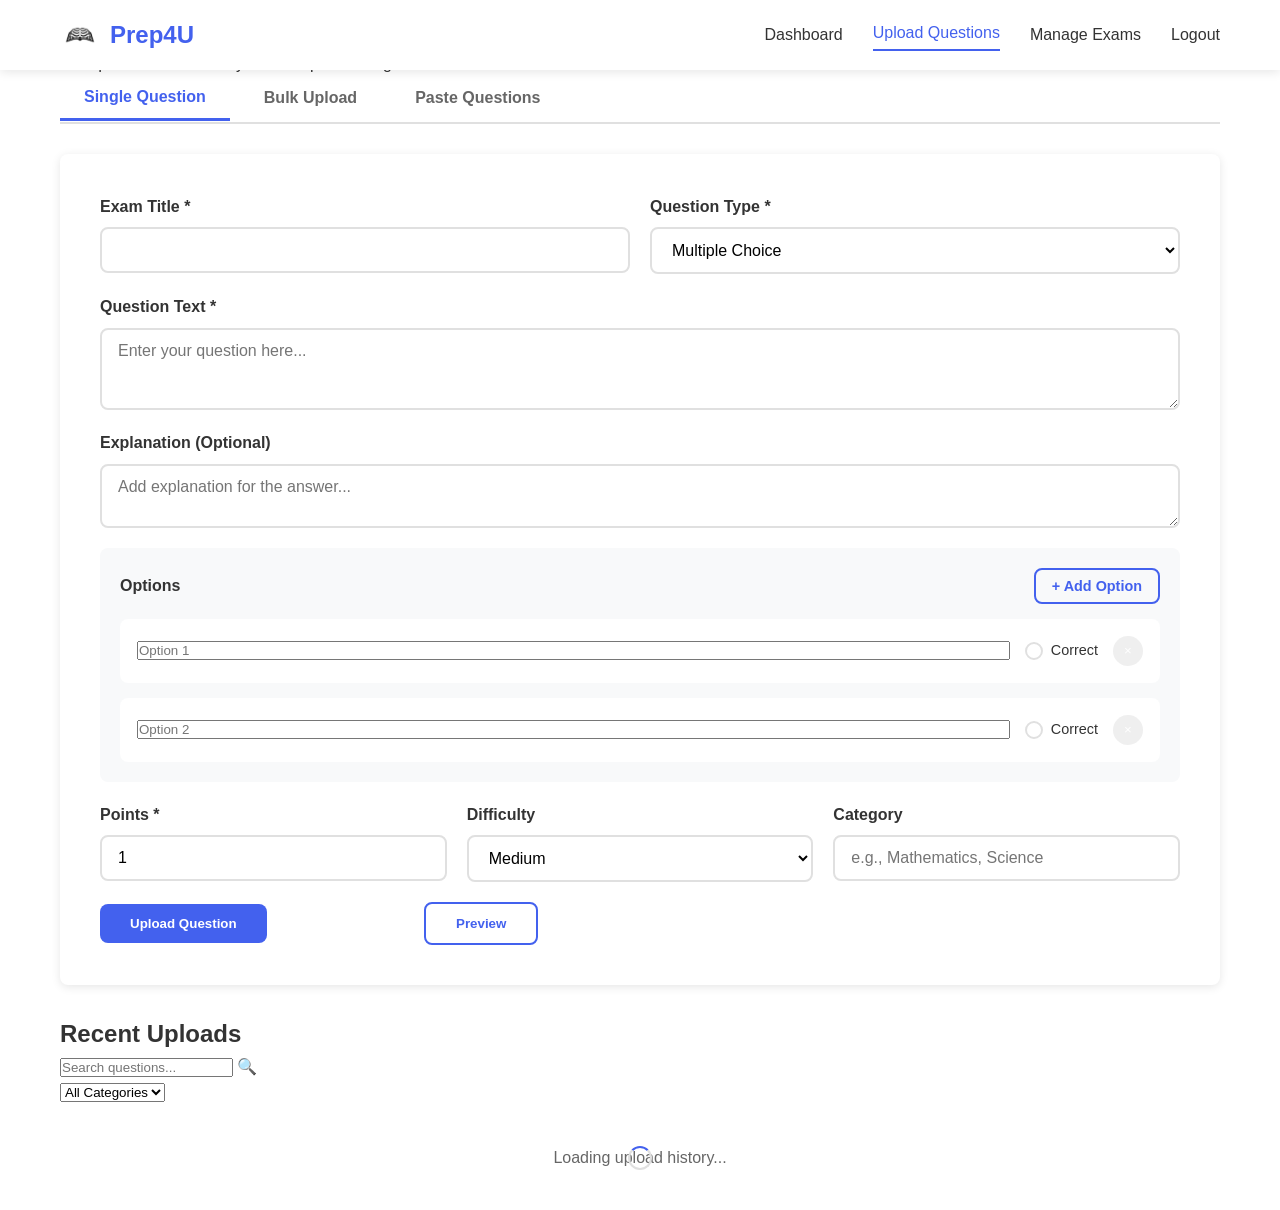
<file: Prep4U/upload-questions.html>
<!DOCTYPE html>
<html lang="en">
<head>
    <meta charset="UTF-8">
    <meta name="viewport" content="width=device-width, initial-scale=1.0">
    <title>Upload Questions - Prep4U</title>
    <link rel="stylesheet" href="css/style.css">
</head>
<body>
    <nav class="navbar">
        <div class="nav-container">
            <div class="nav-logo">
                <img src="assets/logo.png" alt="Prep4U Logo" class="logo">
                <span>Prep4U</span>
            </div>
            <div class="nav-menu" id="navMenu">
                <a href="admin-dashboard.html" class="nav-link">Dashboard</a>
                <a href="upload-questions.html" class="nav-link active">Upload Questions</a>
                <a href="#" class="nav-link">Manage Exams</a>
                <a href="#" class="nav-link" id="logoutBtn">Logout</a>
            </div>
            <div class="hamburger" id="hamburger">
                <span class="bar"></span>
                <span class="bar"></span>
                <span class="bar"></span>
            </div>
        </div>
    </nav>

    <div class="container">
        <div class="upload-header">
            <h1>Upload Exam Questions</h1>
            <p>Add questions individually or bulk upload using our format</p>
        </div>

        <div class="upload-tabs">
            <button class="tab-btn active" data-tab="single">Single Question</button>
            <button class="tab-btn" data-tab="bulk">Bulk Upload</button>
            <button class="tab-btn" data-tab="paste">Paste Questions</button>
        </div>

        <!-- Single Question Tab -->
        <div class="tab-content active" id="singleTab">
            <div class="upload-card">
                <form id="singleQuestionForm" class="upload-form">
                    <div class="form-row">
                        <div class="form-group">
                            <label for="examTitle">Exam Title *</label>
                            <input type="text" id="examTitle" name="examTitle" required>
                        </div>
                        <div class="form-group">
                            <label for="questionType">Question Type *</label>
                            <select id="questionType" name="questionType" required>
                                <option value="multiple-choice">Multiple Choice</option>
                                <option value="true-false">True/False</option>
                                <option value="short-answer">Short Answer</option>
                                <option value="essay">Essay</option>
                            </select>
                        </div>
                    </div>

                    <div class="form-group">
                        <label for="questionText">Question Text *</label>
                        <textarea id="questionText" name="questionText" rows="3" placeholder="Enter your question here..." required></textarea>
                    </div>

                    <div class="form-group">
                        <label for="questionExplanation">Explanation (Optional)</label>
                        <textarea id="questionExplanation" name="explanation" rows="2" placeholder="Add explanation for the answer..."></textarea>
                    </div>

                    <div id="multipleChoiceFields" class="options-section">
                        <div class="options-header">
                            <h4>Options</h4>
                            <button type="button" class="btn btn-sm btn-outline" id="addOption">+ Add Option</button>
                        </div>
                        <div class="options-grid" id="optionsContainer">
                            <div class="option-item">
                                <input type="text" name="options[]" placeholder="Option 1" required>
                                <label class="radio-label">
                                    <input type="radio" name="correctAnswer" value="0" required>
                                    <span class="radio-custom"></span>
                                    Correct
                                </label>
                                <button type="button" class="btn-remove-option" disabled>×</button>
                            </div>
                            <div class="option-item">
                                <input type="text" name="options[]" placeholder="Option 2" required>
                                <label class="radio-label">
                                    <input type="radio" name="correctAnswer" value="1" required>
                                    <span class="radio-custom"></span>
                                    Correct
                                </label>
                                <button type="button" class="btn-remove-option">×</button>
                            </div>
                        </div>
                    </div>

                    <div id="trueFalseFields" class="hidden">
                        <div class="form-group">
                            <label>Correct Answer</label>
                            <div class="radio-group">
                                <label class="radio-label">
                                    <input type="radio" name="tfCorrectAnswer" value="true">
                                    <span class="radio-custom"></span>
                                    True
                                </label>
                                <label class="radio-label">
                                    <input type="radio" name="tfCorrectAnswer" value="false">
                                    <span class="radio-custom"></span>
                                    False
                                </label>
                            </div>
                        </div>
                    </div>

                    <div class="form-row">
                        <div class="form-group">
                            <label for="points">Points *</label>
                            <input type="number" id="points" name="points" min="1" max="100" value="1" required>
                        </div>
                        <div class="form-group">
                            <label for="difficulty">Difficulty</label>
                            <select id="difficulty" name="difficulty">
                                <option value="easy">Easy</option>
                                <option value="medium" selected>Medium</option>
                                <option value="hard">Hard</option>
                            </select>
                        </div>
                        <div class="form-group">
                            <label for="category">Category</label>
                            <input type="text" id="category" name="category" placeholder="e.g., Mathematics, Science">
                        </div>
                    </div>

                    <div class="form-actions">
                        <button type="submit" class="btn btn-primary">
                            <span class="btn-text">Upload Question</span>
                            <div class="btn-loading hidden"></div>
                        </button>
                        <button type="button" class="btn btn-secondary" id="saveDraft">Save as Draft</button>
                        <button type="button" class="btn btn-outline" id="previewQuestion">Preview</button>
                    </div>
                </form>
            </div>
        </div>

        <!-- Bulk Upload Tab -->
        <div class="tab-content" id="bulkTab">
            <div class="upload-card">
                <div class="bulk-upload-info">
                    <h3>Bulk Upload Questions</h3>
                    <p>Upload multiple questions at once using a CSV or text file with our format</p>
                    
                    <div class="format-guide">
                        <h4>Expected Format:</h4>
                        <div class="format-examples">
                            <div class="format-example">
                                <h5>Multiple Choice:</h5>
                                <pre><code>Question Text?|option1|option2|option3|option4|correct_option_index|points|difficulty|category
What is 2+2?|3|4|5|6|1|1|easy|Mathematics
Capital of France?|London|Berlin|Paris|Madrid|2|1|easy|Geography</code></pre>
                            </div>
                            <div class="format-example">
                                <h5>True/False:</h5>
                                <pre><code>Question Text?|true|false|correct_answer|points|difficulty|category
The sky is blue.|true|false|true|1|easy|Science
Water boils at 100°C.|true|false|true|1|easy|Science</code></pre>
                            </div>
                        </div>
                    </div>

                    <div class="upload-zone" id="bulkUploadZone">
                        <div class="upload-placeholder">
                            <div class="upload-icon">📁</div>
                            <h4>Drop your file here or click to browse</h4>
                            <p>Supports .csv, .txt files (Max: 10MB)</p>
                            <input type="file" id="bulkFileInput" accept=".csv,.txt" hidden>
                            <button type="button" class="btn btn-outline" onclick="document.getElementById('bulkFileInput').click()">
                                Choose File
                            </button>
                        </div>
                        <div class="upload-progress hidden">
                            <div class="progress-bar">
                                <div class="progress-fill" id="bulkProgress"></div>
                            </div>
                            <span id="progressText">0%</span>
                        </div>
                    </div>

                    <div class="upload-stats hidden" id="uploadStats">
                        <h4>Upload Summary</h4>
                        <div class="stats-grid">
                            <div class="stat-item">
                                <span class="stat-number" id="totalQuestions">0</span>
                                <span class="stat-label">Total Questions</span>
                            </div>
                            <div class="stat-item">
                                <span class="stat-number" id="successfulUploads">0</span>
                                <span class="stat-label">Successful</span>
                            </div>
                            <div class="stat-item">
                                <span class="stat-number" id="failedUploads">0</span>
                                <span class="stat-label">Failed</span>
                            </div>
                        </div>
                    </div>

                    <div class="form-actions">
                        <button type="button" class="btn btn-primary" id="processBulkUpload" disabled>
                            Process Upload
                        </button>
                        <button type="button" class="btn btn-outline" id="downloadTemplate">
                            Download Template
                        </button>
                    </div>
                </div>
            </div>
        </div>

        <!-- Paste Questions Tab -->
        <div class="tab-content" id="pasteTab">
            <div class="upload-card">
                <div class="paste-questions">
                    <h3>Paste Questions</h3>
                    <p>Paste questions in bulk using the format below. You can paste hundreds of questions at once!</p>
                    
                    <div class="paste-format">
                        <h4>Paste Format:</h4>
                        <pre><code>// Multiple Choice (use | as separator)
Question Text?|option1|option2|option3|option4|correct_index|points|difficulty|category

// True/False
Question Text?|true|false|correct_answer|points|difficulty|category

// Short Answer
Question Text?|correct_answer|points|difficulty|category</code></pre>
                    </div>

                    <div class="form-group">
                        <label for="pastedQuestions">Paste your questions here:</label>
                        <textarea id="pastedQuestions" name="pastedQuestions" rows="15" 
                                  placeholder="Paste your questions here following the format above...
Example:
What is 2+2?|3|4|5|6|1|1|easy|Mathematics
The Earth is round.|true|false|true|1|easy|Science
Define gravity.|Force that attracts objects|2|medium|Physics"></textarea>
                        <div class="char-counter">
                            <span id="questionCount">0</span> questions detected
                        </div>
                    </div>

                    <div class="preview-section hidden" id="pastePreview">
                        <h4>Preview (First 5 Questions)</h4>
                        <div class="preview-questions" id="previewQuestions"></div>
                    </div>

                    <div class="form-actions">
                        <button type="button" class="btn btn-primary" id="processPaste">
                            Process Questions
                        </button>
                        <button type="button" class="btn btn-outline" id="clearPaste">
                            Clear All
                        </button>
                    </div>
                </div>
            </div>
        </div>

        <!-- Upload History -->
        <div class="upload-history">
            <h2>Recent Uploads</h2>
            <div class="history-controls">
                <div class="search-box">
                    <input type="text" id="searchUploads" placeholder="Search questions...">
                    <span class="search-icon">🔍</span>
                </div>
                <select id="filterCategory">
                    <option value="">All Categories</option>
                    <option value="Mathematics">Mathematics</option>
                    <option value="Science">Science</option>
                    <option value="Geography">Geography</option>
                </select>
            </div>
            <div id="uploadHistory">
                <div class="loading">Loading upload history...</div>
            </div>
        </div>
    </div>

    <!-- Preview Modal -->
    <div class="modal hidden" id="previewModal">
        <div class="modal-content">
            <div class="modal-header">
                <h3>Question Preview</h3>
                <button class="modal-close" id="closePreview">&times;</button>
            </div>
            <div class="modal-body" id="previewModalBody">
                <!-- Preview content will be inserted here -->
            </div>
        </div>
    </div>

    <script src="js/app.js"></script>
    <script src="js/firebase.js"></script>
    <script src="firebase/firebase-config.js"></script>
</body>
</html>
</file>
<file: Prep4U/css/style.css>
/* CSS Variables for Theme */
:root {
    --primary-color: #4361ee;
    --secondary-color: #3a0ca3;
    --accent-color: #4cc9f0;
    --success-color: #4bb543;
    --warning-color: #ff9500;
    --error-color: #ff3b30;
    --text-color: #333;
    --text-light: #666;
    --bg-color: #fff;
    --bg-light: #f8f9fa;
    --border-color: #e0e0e0;
    --shadow: 0 2px 10px rgba(0,0,0,0.1);
    --shadow-lg: 0 10px 30px rgba(0,0,0,0.15);
    --border-radius: 8px;
}

/* Reset and Base Styles */
* {
    margin: 0;
    padding: 0;
    box-sizing: border-box;
}

body {
    font-family: 'Segoe UI', Tahoma, Geneva, Verdana, sans-serif;
    line-height: 1.6;
    color: var(--text-color);
    background-color: var(--bg-color);
    min-height: 100vh;
}

.container {
    max-width: 1200px;
    margin: 0 auto;
    padding: 0 20px;
}

/* Enhanced Animations */
@keyframes fadeInUp {
    from {
        opacity: 0;
        transform: translateY(30px);
    }
    to {
        opacity: 1;
        transform: translateY(0);
    }
}

@keyframes fadeInDown {
    from {
        opacity: 0;
        transform: translateY(-30px);
    }
    to {
        opacity: 1;
        transform: translateY(0);
    }
}

@keyframes slideInLeft {
    from {
        opacity: 0;
        transform: translateX(-50px);
    }
    to {
        opacity: 1;
        transform: translateX(0);
    }
}

@keyframes slideInRight {
    from {
        opacity: 0;
        transform: translateX(50px);
    }
    to {
        opacity: 1;
        transform: translateX(0);
    }
}

@keyframes slideOutLeft {
    from {
        opacity: 1;
        transform: translateX(0);
    }
    to {
        opacity: 0;
        transform: translateX(-50px);
    }
}

@keyframes slideOutRight {
    from {
        opacity: 1;
        transform: translateX(0);
    }
    to {
        opacity: 0;
        transform: translateX(50px);
    }
}

@keyframes bounce {
    0%, 20%, 50%, 80%, 100% {
        transform: translateY(0);
    }
    40% {
        transform: translateY(-10px);
    }
    60% {
        transform: translateY(-5px);
    }
}

@keyframes pulse {
    0% {
        transform: scale(1);
    }
    50% {
        transform: scale(1.05);
    }
    100% {
        transform: scale(1);
    }
}

@keyframes shake {
    0%, 100% { transform: translateX(0); }
    25% { transform: translateX(-5px); }
    75% { transform: translateX(5px); }
}

@keyframes spin {
    0% { transform: rotate(0deg); }
    100% { transform: rotate(360deg); }
}

@keyframes fadeOut {
    from { opacity: 1; }
    to { opacity: 0; }
}

/* Enhanced Navigation */
.navbar {
    background: var(--bg-color);
    box-shadow: var(--shadow);
    position: fixed;
    top: 0;
    width: 100%;
    z-index: 1000;
    animation: fadeInDown 0.5s ease;
}

.nav-container {
    max-width: 1200px;
    margin: 0 auto;
    padding: 0 20px;
    display: flex;
    justify-content: space-between;
    align-items: center;
    height: 70px;
}

.nav-logo {
    display: flex;
    align-items: center;
    gap: 10px;
    font-weight: bold;
    font-size: 1.5rem;
    color: var(--primary-color);
    animation: slideInLeft 0.6s ease;
}

.logo {
    width: 40px;
    height: 40px;
    animation: bounce 1s ease;
}

.nav-menu {
    display: flex;
    gap: 30px;
    align-items: center;
    animation: slideInRight 0.6s ease;
}

.nav-link {
    text-decoration: none;
    color: var(--text-color);
    font-weight: 500;
    transition: all 0.3s ease;
    position: relative;
}

.nav-link:hover,
.nav-link.active {
    color: var(--primary-color);
    transform: translateY(-2px);
}

.nav-link::after {
    content: '';
    position: absolute;
    bottom: -5px;
    left: 0;
    width: 0;
    height: 2px;
    background: var(--primary-color);
    transition: width 0.3s ease;
}

.nav-link:hover::after,
.nav-link.active::after {
    width: 100%;
}

.nav-login {
    background: var(--primary-color);
    color: white !important;
    padding: 8px 20px;
    border-radius: var(--border-radius);
    animation: pulse 2s infinite;
}

.nav-login:hover {
    background: var(--secondary-color);
    transform: translateY(-2px);
    animation: none;
}

/* Enhanced Hamburger Menu */
.hamburger {
    display: none;
    flex-direction: column;
    cursor: pointer;
    padding: 5px;
    z-index: 1001;
    transition: all 0.3s ease;
}

.bar {
    width: 25px;
    height: 3px;
    background: var(--text-color);
    margin: 3px 0;
    transition: all 0.3s ease;
    transform-origin: center;
}

.hamburger.active .bar:nth-child(1) {
    transform: rotate(45deg) translate(6px, 6px);
}

.hamburger.active .bar:nth-child(2) {
    opacity: 0;
}

.hamburger.active .bar:nth-child(3) {
    transform: rotate(-45deg) translate(6px, -6px);
}

@media (max-width: 768px) {
    .hamburger {
        display: flex;
    }

    .nav-menu {
        position: fixed;
        top: 70px;
        left: -100%;
        width: 100%;
        height: calc(100vh - 70px);
        background: var(--bg-color);
        flex-direction: column;
        gap: 0;
        transition: all 0.4s ease;
        box-shadow: var(--shadow);
        padding: 20px 0;
    }

    .nav-menu.active {
        left: 0;
    }

    .nav-link {
        padding: 15px 20px;
        width: 100%;
        border-bottom: 1px solid var(--border-color);
        text-align: center;
        transition: all 0.3s ease;
    }

    .nav-link:hover {
        background: var(--bg-light);
        transform: translateX(10px);
    }
}

/* Hero Section */
.hero {
    background: linear-gradient(135deg, var(--primary-color), var(--secondary-color));
    color: white;
    padding: 150px 0 100px;
    text-align: center;
    animation: fadeInUp 0.8s ease;
}

.hero-content h1 {
    font-size: 3rem;
    margin-bottom: 20px;
    animation: fadeInUp 1s ease 0.2s both;
}

.hero-content p {
    font-size: 1.2rem;
    margin-bottom: 30px;
    opacity: 0.9;
    animation: fadeInUp 1s ease 0.4s both;
}

.hero-buttons {
    display: flex;
    gap: 15px;
    justify-content: center;
    flex-wrap: wrap;
    animation: fadeInUp 1s ease 0.6s both;
}

/* Button Styles */
.btn {
    display: inline-block;
    padding: 12px 30px;
    border: none;
    border-radius: var(--border-radius);
    text-decoration: none;
    font-weight: 600;
    cursor: pointer;
    transition: all 0.3s ease;
    text-align: center;
    position: relative;
    overflow: hidden;
}

.btn:hover {
    transform: translateY(-2px);
    box-shadow: var(--shadow-lg);
}

.btn:active {
    transform: translateY(0);
}

.btn::after {
    content: '';
    position: absolute;
    top: 50%;
    left: 50%;
    width: 0;
    height: 0;
    background: rgba(255,255,255,0.3);
    border-radius: 50%;
    transform: translate(-50%, -50%);
    transition: width 0.3s, height 0.3s;
}

.btn:active::after {
    width: 100px;
    height: 100px;
}

.btn-primary {
    background: var(--primary-color);
    color: white;
}

.btn-primary:hover {
    background: var(--secondary-color);
}

.btn-secondary {
    background: transparent;
    color: white;
    border: 2px solid white;
}

.btn-secondary:hover {
    background: white;
    color: var(--primary-color);
}

.btn-success {
    background: var(--success-color);
    color: white;
}

.btn-outline {
    background: transparent;
    color: var(--primary-color);
    border: 2px solid var(--primary-color);
}

.btn-outline:hover {
    background: var(--primary-color);
    color: white;
}

.btn-sm {
    padding: 8px 16px;
    font-size: 0.9rem;
}

.btn-full {
    width: 100%;
}

/* Auth Styles - Fixed Size */
.auth-container {
    min-height: 100vh;
    display: flex;
    align-items: center;
    justify-content: center;
    background: var(--bg-light);
    padding: 100px 20px;
}

.auth-card {
    background: var(--bg-color);
    padding: 40px;
    border-radius: var(--border-radius);
    box-shadow: var(--shadow);
    width: 100%;
    max-width: 400px;
    animation: fadeInUp 0.6s ease;
}

.auth-card h2 {
    text-align: center;
    margin-bottom: 30px;
    color: var(--primary-color);
}

.auth-form {
    display: flex;
    flex-direction: column;
    gap: 20px;
}

.form-group {
    display: flex;
    flex-direction: column;
}

.form-group label {
    margin-bottom: 8px;
    font-weight: 600;
    color: var(--text-color);
}

.form-group input,
.form-group select,
.form-group textarea {
    padding: 12px 16px;
    border: 2px solid var(--border-color);
    border-radius: var(--border-radius);
    font-size: 1rem;
    transition: all 0.3s ease;
    background: var(--bg-color);
    font-family: inherit;
}

.form-group input:focus,
.form-group select:focus,
.form-group textarea:focus {
    outline: none;
    border-color: var(--primary-color);
    transform: translateY(-2px);
    box-shadow: 0 5px 15px rgba(67, 97, 238, 0.2);
}

.auth-switch {
    text-align: center;
    margin-top: 20px;
}

.auth-switch a {
    color: var(--primary-color);
    text-decoration: none;
    font-weight: 600;
}

.auth-switch a:hover {
    text-decoration: underline;
}

/* Enhanced Upload System Styles */
.upload-tabs {
    display: flex;
    gap: 10px;
    margin-bottom: 30px;
    border-bottom: 2px solid var(--border-color);
    animation: fadeInUp 0.6s ease;
}

.tab-btn {
    background: none;
    border: none;
    padding: 12px 24px;
    cursor: pointer;
    border-bottom: 3px solid transparent;
    transition: all 0.3s ease;
    font-weight: 600;
    color: var(--text-light);
    font-family: inherit;
    font-size: 1rem;
}

.tab-btn.active {
    color: var(--primary-color);
    border-bottom-color: var(--primary-color);
    transform: translateY(-1px);
}

.tab-btn:hover:not(.active) {
    color: var(--primary-color);
    transform: translateY(-2px);
}

.tab-content {
    display: none;
    animation: fadeInUp 0.6s ease;
}

.tab-content.active {
    display: block;
}

.upload-card {
    background: var(--bg-color);
    padding: 40px;
    border-radius: var(--border-radius);
    box-shadow: var(--shadow);
    margin-bottom: 30px;
    transition: all 0.3s ease;
}

.upload-card:hover {
    box-shadow: var(--shadow-lg);
    transform: translateY(-2px);
}

.form-row {
    display: grid;
    grid-template-columns: repeat(auto-fit, minmax(250px, 1fr));
    gap: 20px;
}

.form-group {
    display: flex;
    flex-direction: column;
    margin-bottom: 20px;
}

.form-group label {
    margin-bottom: 8px;
    font-weight: 600;
    color: var(--text-color);
}

.form-group input,
.form-group select,
.form-group textarea {
    padding: 12px 16px;
    border: 2px solid var(--border-color);
    border-radius: var(--border-radius);
    font-size: 1rem;
    transition: all 0.3s ease;
    background: var(--bg-color);
    font-family: inherit;
}

.form-group input:focus,
.form-group select:focus,
.form-group textarea:focus {
    outline: none;
    border-color: var(--primary-color);
    transform: translateY(-2px);
    box-shadow: 0 5px 15px rgba(67, 97, 238, 0.2);
}

.options-section {
    background: var(--bg-light);
    padding: 20px;
    border-radius: var(--border-radius);
    margin-bottom: 20px;
    animation: fadeInUp 0.4s ease;
}

.options-header {
    display: flex;
    justify-content: space-between;
    align-items: center;
    margin-bottom: 15px;
}

.options-grid {
    display: flex;
    flex-direction: column;
    gap: 15px;
}

.option-item {
    display: flex;
    align-items: center;
    gap: 15px;
    padding: 15px;
    background: var(--bg-color);
    border-radius: var(--border-radius);
    border: 2px solid transparent;
    transition: all 0.3s ease;
    animation: fadeInUp 0.3s ease;
}

.option-item:hover {
    border-color: var(--primary-color);
    transform: translateX(5px);
}

.option-item input[type="text"] {
    flex: 1;
    margin: 0;
}

.radio-label {
    display: flex;
    align-items: center;
    gap: 8px;
    cursor: pointer;
    font-size: 0.9rem;
    white-space: nowrap;
}

.radio-custom {
    width: 18px;
    height: 18px;
    border: 2px solid var(--border-color);
    border-radius: 50%;
    display: inline-block;
    position: relative;
    transition: all 0.3s ease;
}

.radio-label input[type="radio"] {
    display: none;
}

.radio-label input[type="radio"]:checked + .radio-custom {
    border-color: var(--primary-color);
    background: var(--primary-color);
}

.radio-label input[type="radio"]:checked + .radio-custom::after {
    content: '';
    width: 8px;
    height: 8px;
    background: white;
    border-radius: 50%;
    position: absolute;
    top: 50%;
    left: 50%;
    transform: translate(-50%, -50%);
}

.btn-remove-option {
    background: var(--error-color);
    color: white;
    border: none;
    width: 30px;
    height: 30px;
    border-radius: 50%;
    cursor: pointer;
    transition: all 0.3s ease;
    display: flex;
    align-items: center;
    justify-content: center;
    font-family: inherit;
}

.btn-remove-option:hover:not(:disabled) {
    background: #d32f2f;
    transform: scale(1.1);
}

.btn-remove-option:disabled {
    background: var(--border-color);
    cursor: not-allowed;
    opacity: 0.5;
}

/* Bulk Upload Styles */
.bulk-upload-info {
    animation: fadeInUp 0.6s ease;
}

.upload-zone {
    border: 3px dashed var(--border-color);
    border-radius: var(--border-radius);
    padding: 40px;
    text-align: center;
    transition: all 0.3s ease;
    margin: 20px 0;
    cursor: pointer;
}

.upload-zone:hover,
.upload-zone.dragover {
    border-color: var(--primary-color);
    background: rgba(67, 97, 238, 0.05);
    transform: scale(1.02);
}

.upload-icon {
    font-size: 3rem;
    margin-bottom: 15px;
    animation: bounce 2s infinite;
}

.upload-progress {
    animation: fadeInUp 0.4s ease;
}

.progress-bar {
    background: var(--bg-light);
    border-radius: 10px;
    height: 10px;
    margin: 20px 0;
    overflow: hidden;
}

.progress-fill {
    background: linear-gradient(90deg, var(--primary-color), var(--accent-color));
    height: 100%;
    transition: width 0.3s ease;
    border-radius: 10px;
}

/* Paste Questions Styles */
.paste-questions {
    animation: fadeInUp 0.6s ease;
}

.paste-format {
    background: var(--bg-light);
    padding: 20px;
    border-radius: var(--border-radius);
    margin: 20px 0;
    animation: fadeInUp 0.4s ease;
}

.paste-format pre {
    background: var(--bg-color);
    padding: 15px;
    border-radius: var(--border-radius);
    overflow-x: auto;
    margin: 10px 0;
    font-family: 'Courier New', monospace;
    font-size: 0.9rem;
}

.char-counter {
    text-align: right;
    font-size: 0.9rem;
    color: var(--text-light);
    margin-top: 5px;
}

.preview-section {
    background: var(--bg-light);
    padding: 20px;
    border-radius: var(--border-radius);
    margin: 20px 0;
    animation: fadeInUp 0.4s ease;
}

.preview-questions {
    display: flex;
    flex-direction: column;
    gap: 15px;
}

.preview-question {
    background: var(--bg-color);
    padding: 15px;
    border-radius: var(--border-radius);
    border-left: 4px solid var(--primary-color);
    animation: fadeInUp 0.3s ease;
}

.preview-header {
    display: flex;
    justify-content: space-between;
    align-items: center;
    margin-bottom: 10px;
}

.preview-type {
    background: var(--primary-color);
    color: white;
    padding: 4px 8px;
    border-radius: 12px;
    font-size: 0.8rem;
}

/* Modal Styles */
.modal {
    position: fixed;
    top: 0;
    left: 0;
    width: 100%;
    height: 100%;
    background: rgba(0,0,0,0.5);
    display: flex;
    align-items: center;
    justify-content: center;
    z-index: 2000;
    animation: fadeInUp 0.3s ease;
}

.modal.hidden {
    display: none;
}

.modal-content {
    background: var(--bg-color);
    padding: 30px;
    border-radius: var(--border-radius);
    box-shadow: var(--shadow-lg);
    max-width: 600px;
    width: 90%;
    max-height: 80vh;
    overflow-y: auto;
    animation: fadeInUp 0.3s ease;
}

.modal-header {
    display: flex;
    justify-content: space-between;
    align-items: center;
    margin-bottom: 20px;
    padding-bottom: 15px;
    border-bottom: 2px solid var(--border-color);
}

.modal-close {
    background: none;
    border: none;
    font-size: 1.5rem;
    cursor: pointer;
    transition: all 0.3s ease;
    font-family: inherit;
}

.modal-close:hover {
    color: var(--error-color);
    transform: scale(1.2);
}

/* Notification Styles */
.notification {
    position: fixed;
    top: 20px;
    right: 20px;
    background: var(--bg-color);
    padding: 15px 20px;
    border-radius: var(--border-radius);
    box-shadow: var(--shadow-lg);
    border-left: 4px solid var(--primary-color);
    z-index: 3000;
    transform: translateX(400px);
    transition: all 0.3s ease;
    display: flex;
    align-items: center;
    gap: 10px;
    max-width: 400px;
}

.notification.show {
    transform: translateX(0);
}

.notification-success {
    border-left-color: var(--success-color);
}

.notification-error {
    border-left-color: var(--error-color);
}

.notification-warning {
    border-left-color: var(--warning-color);
}

.notification-info {
    border-left-color: var(--primary-color);
}

.notification-close {
    background: none;
    border: none;
    font-size: 1.2rem;
    cursor: pointer;
    padding: 0;
    width: 20px;
    height: 20px;
    display: flex;
    align-items: center;
    justify-content: center;
    font-family: inherit;
}

/* Features Section */
.features {
    padding: 100px 0;
    background: var(--bg-light);
}

.features h2 {
    text-align: center;
    margin-bottom: 50px;
    font-size: 2.5rem;
    animation: fadeInUp 0.6s ease;
}

.features-grid {
    display: grid;
    grid-template-columns: repeat(auto-fit, minmax(300px, 1fr));
    gap: 30px;
}

.feature-card {
    background: var(--bg-color);
    padding: 40px 30px;
    border-radius: var(--border-radius);
    text-align: center;
    box-shadow: var(--shadow);
    transition: all 0.3s ease;
    animation: fadeInUp 0.6s ease;
}

.feature-card:hover {
    transform: translateY(-10px) scale(1.02);
    box-shadow: var(--shadow-lg);
}

.feature-icon {
    font-size: 3rem;
    margin-bottom: 20px;
    animation: bounce 2s infinite;
}

/* Dashboard Styles */
.dashboard-header {
    padding: 100px 0 30px;
    animation: fadeInUp 0.6s ease;
}

.dashboard-header h1 {
    margin-bottom: 10px;
}

.stats-grid {
    display: grid;
    grid-template-columns: repeat(auto-fit, minmax(200px, 1fr));
    gap: 20px;
    margin-bottom: 40px;
    animation: fadeInUp 0.6s ease 0.2s both;
}

.stat-card {
    background: var(--bg-color);
    padding: 30px;
    border-radius: var(--border-radius);
    box-shadow: var(--shadow);
    text-align: center;
    transition: all 0.3s ease;
}

.stat-card:hover {
    transform: translateY(-5px);
    box-shadow: var(--shadow-lg);
}

.stat-number {
    font-size: 2.5rem;
    font-weight: bold;
    color: var(--primary-color);
}

.dashboard-section {
    margin-bottom: 40px;
    animation: fadeInUp 0.6s ease 0.4s both;
}

.dashboard-section h2 {
    margin-bottom: 20px;
}

/* Exam Styles */
.exam-timer {
    background: var(--warning-color);
    color: white;
    padding: 8px 15px;
    border-radius: var(--border-radius);
    font-weight: bold;
    animation: pulse 2s infinite;
}

.exam-header {
    padding: 100px 0 30px;
    animation: fadeInUp 0.6s ease;
}

.exam-info {
    display: flex;
    gap: 20px;
    margin-top: 10px;
    flex-wrap: wrap;
}

.exam-container {
    display: grid;
    grid-template-columns: 250px 1fr;
    gap: 30px;
    animation: fadeInUp 0.6s ease;
}

.question-navigation {
    background: var(--bg-light);
    padding: 20px;
    border-radius: var(--border-radius);
    height: fit-content;
    position: sticky;
    top: 100px;
}

.question-card {
    background: var(--bg-color);
    padding: 30px;
    border-radius: var(--border-radius);
    box-shadow: var(--shadow);
    margin-bottom: 20px;
    animation: fadeInUp 0.6s ease;
}

.exam-actions {
    display: flex;
    gap: 15px;
    justify-content: space-between;
    flex-wrap: wrap;
}

/* Results Styles */
.results-summary {
    display: grid;
    grid-template-columns: 300px 1fr;
    gap: 40px;
    margin-bottom: 40px;
    animation: fadeInUp 0.6s ease;
}

.score-card {
    background: var(--bg-color);
    padding: 30px;
    border-radius: var(--border-radius);
    box-shadow: var(--shadow);
    text-align: center;
}

.score-circle {
    width: 150px;
    height: 150px;
    border-radius: 50%;
    background: conic-gradient(var(--primary-color) 0% 75%, var(--bg-light) 75% 100%);
    display: flex;
    align-items: center;
    justify-content: center;
    margin: 20px auto;
    color: white;
    font-size: 1.5rem;
    font-weight: bold;
}

/* Loading Animation */
.btn-loading {
    width: 20px;
    height: 20px;
    border: 2px solid transparent;
    border-top: 2px solid currentColor;
    border-radius: 50%;
    animation: spin 1s linear infinite;
    display: inline-block;
}

/* Utility Classes */
.hidden {
    display: none !important;
}

.loading {
    text-align: center;
    padding: 40px;
    color: var(--text-light);
    position: relative;
}

.loading::after {
    content: '';
    position: absolute;
    top: 50%;
    left: 50%;
    width: 20px;
    height: 20px;
    border: 2px solid var(--border-color);
    border-top: 2px solid var(--primary-color);
    border-radius: 50%;
    animation: spin 1s linear infinite;
    transform: translate(-50%, -50%);
}

.success-check {
    animation: bounce 0.6s ease;
}

.error-shake {
    animation: shake 0.5s ease;
}

.pulse {
    animation: pulse 2s infinite;
}

.scroll-reveal {
    opacity: 0;
    transform: translateY(30px);
    transition: all 0.6s ease;
}

.scroll-reveal.revealed {
    opacity: 1;
    transform: translateY(0);
}

/* Footer */
.footer {
    background: var(--text-color);
    color: white;
    text-align: center;
    padding: 30px 0;
    margin-top: auto;
}

/* Responsive Design */
@media (max-width: 768px) {
    .hero-content h1 {
        font-size: 2rem;
    }
    
    .upload-tabs {
        flex-direction: column;
    }
    
    .form-row {
        grid-template-columns: 1fr;
    }
    
    .option-item {
        flex-direction: column;
        align-items: stretch;
        gap: 10px;
    }
    
    .modal-content {
        width: 95%;
        padding: 20px;
    }
    
    .exam-container {
        grid-template-columns: 1fr;
    }
    
    .results-summary {
        grid-template-columns: 1fr;
    }
    
    .auth-card {
        padding: 30px 20px;
    }
    
    .hero-buttons {
        flex-direction: column;
    }
    
    .btn {
        width: 100%;
    }
    
    .exam-actions {
        flex-direction: column;
    }
}

@media (max-width: 480px) {
    .container {
        padding: 0 15px;
    }
    
    .upload-card {
        padding: 20px;
    }
    
    .feature-card {
        padding: 30px 20px;
    }
    
    .stats-grid {
        grid-template-columns: 1fr;
    }
    
    .auth-card {
        margin: 20px;
        padding: 25px 20px;
    }
}

/* Fix for mobile viewport */
@media (max-width: 768px) {
    .auth-container {
        padding: 80px 15px;
        align-items: flex-start;
    }
    
    .auth-card {
        margin-top: 60px;
    }
}

/* Ensure proper spacing */
.page-header {
    padding: 100px 0 50px;
    text-align: center;
    animation: fadeInUp 0.6s ease;
}

.page-header h1 {
    font-size: 2.5rem;
    margin-bottom: 15px;
    color: var(--primary-color);
}

.page-header p {
    font-size: 1.2rem;
    color: var(--text-light);
}

/* Enhanced Dashboard Styles */
.dashboard-welcome {
    background: linear-gradient(135deg, var(--primary-color), var(--secondary-color));
    color: white;
    padding: 40px;
    border-radius: var(--border-radius);
    margin: 100px 0 30px;
    display: flex;
    justify-content: space-between;
    align-items: center;
    flex-wrap: wrap;
    gap: 20px;
    animation: fadeInUp 0.6s ease;
}

.welcome-content h1 {
    margin-bottom: 10px;
    font-size: 2.2rem;
}

.welcome-stats {
    display: flex;
    gap: 30px;
    margin-top: 20px;
}

.welcome-stat {
    text-align: center;
}

.stat-value {
    display: block;
    font-size: 1.8rem;
    font-weight: bold;
}

.stat-label {
    font-size: 0.9rem;
    opacity: 0.9;
}

.welcome-actions {
    display: flex;
    gap: 15px;
    flex-wrap: wrap;
}

/* Enhanced Stats Cards */
.enhanced-stats {
    margin-bottom: 40px;
}

.stat-card.enhanced {
    display: flex;
    align-items: center;
    gap: 20px;
    padding: 25px;
    text-align: left;
}

.stat-icon {
    font-size: 2.5rem;
    width: 60px;
    height: 60px;
    display: flex;
    align-items: center;
    justify-content: center;
    background: rgba(67, 97, 238, 0.1);
    border-radius: 12px;
}

.stat-content h3 {
    margin-bottom: 5px;
    font-size: 1rem;
    color: var(--text-light);
}

.stat-number {
    font-size: 2rem;
    font-weight: bold;
    color: var(--primary-color);
    margin-bottom: 5px;
}

.stat-trend {
    font-size: 0.85rem;
    color: var(--success-color);
    font-weight: 600;
}

/* Dashboard Grid */
.dashboard-grid {
    display: grid;
    grid-template-columns: 2fr 1fr;
    gap: 30px;
    margin-bottom: 40px;
}

.dashboard-card {
    background: var(--bg-color);
    padding: 30px;
    border-radius: var(--border-radius);
    box-shadow: var(--shadow);
    margin-bottom: 0;
}

.dashboard-card.main-card {
    grid-column: 1 / -1;
}

.card-header {
    display: flex;
    justify-content: space-between;
    align-items: center;
    margin-bottom: 25px;
    padding-bottom: 15px;
    border-bottom: 2px solid var(--border-color);
}

.card-header h2 {
    margin: 0;
    font-size: 1.4rem;
}

.view-all {
    color: var(--primary-color);
    text-decoration: none;
    font-weight: 600;
    font-size: 0.9rem;
}

/* Enhanced Exam List */
.exam-list.enhanced {
    display: flex;
    flex-direction: column;
    gap: 20px;
}

.exam-item {
    background: var(--bg-light);
    padding: 25px;
    border-radius: var(--border-radius);
    border: 2px solid transparent;
    transition: all 0.3s ease;
    display: flex;
    justify-content: space-between;
    align-items: center;
    gap: 20px;
}

.exam-item.featured {
    border-color: var(--primary-color);
    background: linear-gradient(135deg, var(--bg-light), rgba(67, 97, 238, 0.05));
    position: relative;
}

.exam-badge {
    position: absolute;
    top: -10px;
    left: 20px;
    background: var(--primary-color);
    color: white;
    padding: 5px 15px;
    border-radius: 20px;
    font-size: 0.8rem;
    font-weight: 600;
}

.exam-content {
    flex: 1;
}

.exam-content h4 {
    margin-bottom: 8px;
    color: var(--text-color);
}

.exam-content p {
    margin-bottom: 12px;
    color: var(--text-light);
    font-size: 0.95rem;
}

.exam-meta {
    display: flex;
    gap: 20px;
    font-size: 0.85rem;
    color: var(--text-light);
}

/* Progress Chart */
.progress-chart {
    padding: 20px 0;
}

.chart-placeholder {
    height: 200px;
    display: flex;
    align-items: end;
    gap: 30px;
    margin-bottom: 20px;
}

.chart-bars {
    display: flex;
    align-items: end;
    gap: 30px;
    height: 100%;
    width: 100%;
}

.chart-bar {
    background: linear-gradient(to top, var(--primary-color), var(--accent-color));
    border-radius: 8px 8px 0 0;
    position: relative;
    flex: 1;
    min-height: 20px;
    transition: all 0.3s ease;
}

.chart-bar:hover {
    transform: scale(1.05);
}

.bar-label {
    position: absolute;
    bottom: -25px;
    left: 50%;
    transform: translateX(-50%);
    font-size: 0.8rem;
    font-weight: 600;
    color: var(--text-color);
}

.bar-value {
    position: absolute;
    top: -25px;
    left: 50%;
    transform: translateX(-50%);
    font-size: 0.9rem;
    font-weight: bold;
    color: var(--primary-color);
}

/* Enhanced Results List */
.results-list.enhanced {
    display: flex;
    flex-direction: column;
    gap: 15px;
}

.result-item {
    display: flex;
    align-items: center;
    gap: 15px;
    padding: 20px;
    background: var(--bg-light);
    border-radius: var(--border-radius);
    transition: all 0.3s ease;
}

.result-item.high-score {
    background: linear-gradient(135deg, rgba(75, 181, 67, 0.1), transparent);
    border-left: 4px solid var(--success-color);
}

.result-icon {
    font-size: 1.5rem;
    width: 40px;
    height: 40px;
    display: flex;
    align-items: center;
    justify-content: center;
    background: rgba(67, 97, 238, 0.1);
    border-radius: 10px;
}

.result-content {
    flex: 1;
}

.result-content h4 {
    margin-bottom: 5px;
    color: var(--text-color);
}

.result-content p {
    margin: 0;
    color: var(--text-light);
    font-size: 0.9rem;
}

.score-badge {
    padding: 8px 12px;
    border-radius: 20px;
    font-weight: bold;
    font-size: 0.8rem;
}

.score-badge.excellent {
    background: var(--success-color);
    color: white;
}

.score-badge.good {
    background: var(--warning-color);
    color: white;
}

.score-badge.average {
    background: var(--border-color);
    color: var(--text-color);
}

/* Goals List */
.goals-list {
    display: flex;
    flex-direction: column;
    gap: 15px;
}

.goal-item {
    display: flex;
    align-items: center;
    gap: 15px;
    padding: 20px;
    background: var(--bg-light);
    border-radius: var(--border-radius);
    border-left: 4px solid var(--border-color);
}

.goal-item.completed {
    border-left-color: var(--success-color);
    background: rgba(75, 181, 67, 0.05);
}

.goal-item.in-progress {
    border-left-color: var(--primary-color);
}

.goal-checkbox {
    font-size: 1.2rem;
    width: 40px;
    height: 40px;
    display: flex;
    align-items: center;
    justify-content: center;
    background: var(--bg-color);
    border-radius: 10px;
}

.goal-content {
    flex: 1;
}

.goal-content h4 {
    margin-bottom: 5px;
    color: var(--text-color);
}

.goal-content p {
    margin: 8px 0;
    color: var(--text-light);
    font-size: 0.9rem;
}

/* Actions Grid */
.actions-grid {
    display: grid;
    grid-template-columns: 1fr 1fr;
    gap: 15px;
}

.action-btn {
    display: flex;
    flex-direction: column;
    align-items: center;
    gap: 10px;
    padding: 25px 15px;
    background: var(--bg-light);
    border: 2px solid transparent;
    border-radius: var(--border-radius);
    text-decoration: none;
    color: var(--text-color);
    transition: all 0.3s ease;
    text-align: center;
}

.action-btn:hover {
    border-color: var(--primary-color);
    transform: translateY(-2px);
    background: var(--bg-color);
}

.action-icon {
    font-size: 2rem;
}

.action-text {
    font-weight: 600;
    font-size: 0.9rem;
}

/* Tutor Card */
.tutor-card {
    background: linear-gradient(135deg, rgba(67, 97, 238, 0.05), transparent);
    border: 2px solid rgba(67, 97, 238, 0.1);
}

.tutor-message {
    display: flex;
    gap: 20px;
    align-items: flex-start;
}

.tutor-avatar {
    width: 60px;
    height: 60px;
    background: var(--primary-color);
    color: white;
    border-radius: 50%;
    display: flex;
    align-items: center;
    justify-content: center;
    font-weight: bold;
    font-size: 1.2rem;
    flex-shrink: 0;
}

.message-content {
    flex: 1;
}

.message-content p {
    margin-bottom: 15px;
    line-height: 1.6;
    color: var(--text-color);
}

.message-actions {
    display: flex;
    gap: 10px;
    flex-wrap: wrap;
}

/* About Page Specific Styles */
.about-hero {
    margin-bottom: 50px;
}

.founder-card {
    display: flex;
    gap: 30px;
    align-items: center;
    background: var(--bg-light);
    padding: 40px;
    border-radius: var(--border-radius);
    animation: fadeInUp 0.6s ease;
}

.founder-avatar {
    flex-shrink: 0;
}

.avatar-placeholder {
    width: 100px;
    height: 100px;
    background: var(--primary-color);
    color: white;
    border-radius: 50%;
    display: flex;
    align-items: center;
    justify-content: center;
    font-size: 2rem;
    font-weight: bold;
}

.founder-info h2 {
    margin-bottom: 10px;
    color: var(--primary-color);
}

.founder-title {
    font-size: 1.1rem;
    color: var(--text-light);
    margin-bottom: 15px;
    font-weight: 600;
}

.founder-bio {
    line-height: 1.6;
    color: var(--text-color);
}

.philosophy-grid {
    display: grid;
    grid-template-columns: repeat(auto-fit, minmax(280px, 1fr));
    gap: 20px;
}

.philosophy-item {
    background: var(--bg-light);
    padding: 25px;
    border-radius: var(--border-radius);
    border-left: 4px solid var(--primary-color);
}

.philosophy-item h4 {
    margin-bottom: 10px;
    color: var(--text-color);
}

.services-list {
    display: grid;
    grid-template-columns: repeat(auto-fit, minmax(300px, 1fr));
    gap: 20px;
}

.service-item {
    background: var(--bg-light);
    padding: 25px;
    border-radius: var(--border-radius);
    border: 2px solid transparent;
    transition: all 0.3s ease;
}

.service-item:hover {
    border-color: var(--primary-color);
    transform: translateY(-2px);
}

.service-item h4 {
    margin-bottom: 10px;
    color: var(--text-color);
}

/* Responsive Design for Dashboard */
@media (max-width: 1024px) {
    .dashboard-grid {
        grid-template-columns: 1fr;
    }
    
    .dashboard-card.main-card {
        grid-column: 1;
    }
}

@media (max-width: 768px) {
    .dashboard-welcome {
        flex-direction: column;
        text-align: center;
        padding: 30px 20px;
    }
    
    .welcome-stats {
        justify-content: center;
    }
    
    .welcome-actions {
        justify-content: center;
    }
    
    .founder-card {
        flex-direction: column;
        text-align: center;
        padding: 30px 20px;
    }
    
    .exam-item {
        flex-direction: column;
        align-items: stretch;
        text-align: center;
    }
    
    .exam-meta {
        justify-content: center;
    }
    
    .tutor-message {
        flex-direction: column;
        text-align: center;
    }
    
    .actions-grid {
        grid-template-columns: 1fr;
    }
    
    .chart-bars {
        gap: 15px;
    }
}

@media (max-width: 480px) {
    .dashboard-card {
        padding: 20px;
    }
    
    .stat-card.enhanced {
        flex-direction: column;
        text-align: center;
        gap: 15px;
    }
    
    .exam-meta {
        flex-direction: column;
        gap: 10px;
    }
    
    .welcome-stats {
        flex-direction: column;
        gap: 15px;
    }
}
/* Unique Landing Page Styles */
.hero-background {
    position: absolute;
    top: 0;
    left: 0;
    width: 100%;
    height: 100%;
    overflow: hidden;
    z-index: -1;
}

.floating-shapes {
    position: relative;
    width: 100%;
    height: 100%;
}

.shape {
    position: absolute;
    border-radius: 50%;
    background: linear-gradient(135deg, rgba(255,255,255,0.1), rgba(255,255,255,0.05));
    animation: float 6s ease-in-out infinite;
}

.shape-1 {
    width: 100px;
    height: 100px;
    top: 10%;
    left: 10%;
    animation-delay: 0s;
}

.shape-2 {
    width: 150px;
    height: 150px;
    top: 60%;
    right: 10%;
    animation-delay: 2s;
}

.shape-3 {
    width: 80px;
    height: 80px;
    bottom: 20%;
    left: 20%;
    animation-delay: 4s;
}

.shape-4 {
    width: 120px;
    height: 120px;
    top: 30%;
    right: 20%;
    animation-delay: 1s;
}

@keyframes float {
    0%, 100% { transform: translateY(0px) rotate(0deg); }
    50% { transform: translateY(-20px) rotate(180deg); }
}

.hero-badge {
    margin-bottom: 20px;
}

.hero-badge span {
    background: rgba(255,255,255,0.2);
    padding: 10px 20px;
    border-radius: 25px;
    font-weight: 600;
    backdrop-filter: blur(10px);
    border: 1px solid rgba(255,255,255,0.3);
}

.gradient-text {
    background: linear-gradient(135deg, #667eea 0%, #764ba2 100%);
    -webkit-background-clip: text;
    -webkit-text-fill-color: transparent;
    background-clip: text;
}

.hero-subtitle {
    font-size: 1.3rem;
    margin-bottom: 30px;
    max-width: 600px;
    margin-left: auto;
    margin-right: auto;
}

.hero-features {
    display: flex;
    justify-content: center;
    gap: 15px;
    margin-bottom: 30px;
    flex-wrap: wrap;
}

.feature-pill {
    background: rgba(255,255,255,0.1);
    padding: 10px 20px;
    border-radius: 25px;
    border: 1px solid rgba(255,255,255,0.2);
    backdrop-filter: blur(10px);
}

.btn-large {
    padding: 15px 35px;
    font-size: 1.1rem;
}

.hero-stats {
    display: flex;
    justify-content: center;
    gap: 40px;
    margin-top: 40px;
    flex-wrap: wrap;
}

.hero-stats .stat {
    text-align: center;
}

.hero-stats strong {
    display: block;
    font-size: 2rem;
    margin-bottom: 5px;
}

.hero-stats span {
    font-size: 0.9rem;
    opacity: 0.9;
}

.hero-visual {
    display: flex;
    justify-content: center;
    align-items: center;
    margin-top: 50px;
}

.platform-preview {
    perspective: 1000px;
}

.preview-card {
    background: white;
    border-radius: 15px;
    padding: 20px;
    box-shadow: 0 20px 40px rgba(0,0,0,0.1);
    transform: rotateY(-5deg) rotateX(5deg);
    transition: transform 0.3s ease;
    max-width: 300px;
}

.preview-card:hover {
    transform: rotateY(0deg) rotateX(0deg);
}

.preview-header {
    display: flex;
    justify-content: flex-end;
    margin-bottom: 20px;
}

.preview-dots {
    display: flex;
    gap: 5px;
}

.preview-dots span {
    width: 8px;
    height: 8px;
    border-radius: 50%;
    background: #e0e0e0;
}

.preview-content {
    color: #333;
}

.question-preview h4 {
    margin-bottom: 10px;
    color: #333;
}

.question-preview p {
    margin-bottom: 15px;
    color: #666;
    font-size: 0.9rem;
}

.progress-indicator {
    margin-top: 15px;
}

/* How It Works */
.how-it-works {
    padding: 100px 0;
    background: var(--bg-light);
}

.section-header {
    text-align: center;
    margin-bottom: 60px;
}

.section-header h2 {
    font-size: 2.5rem;
    margin-bottom: 15px;
    color: var(--secondary-color);
}

.section-header p {
    font-size: 1.2rem;
    color: var(--text-light);
    max-width: 600px;
    margin: 0 auto;
}

.steps-grid {
    display: grid;
    grid-template-columns: repeat(auto-fit, minmax(300px, 1fr));
    gap: 40px;
}

.step-card {
    background: white;
    padding: 40px 30px;
    border-radius: 15px;
    text-align: center;
    box-shadow: var(--shadow);
    transition: all 0.3s ease;
    position: relative;
    overflow: hidden;
}

.step-card:hover {
    transform: translateY(-10px);
    box-shadow: var(--shadow-lg);
}

.step-number {
    position: absolute;
    top: 20px;
    left: 20px;
    font-size: 3rem;
    font-weight: bold;
    color: rgba(67, 97, 238, 0.1);
    line-height: 1;
}

.step-icon {
    font-size: 4rem;
    margin-bottom: 20px;
}

.step-card h3 {
    margin-bottom: 15px;
    color: var(--secondary-color);
}

/* Enhanced Features */
.features-grid {
    display: grid;
    grid-template-columns: repeat(auto-fit, minmax(300px, 1fr));
    gap: 30px;
}

.feature-card.enhanced {
    background: white;
    padding: 40px 30px;
    border-radius: 15px;
    text-align: center;
    box-shadow: var(--shadow);
    transition: all 0.3s ease;
    border: 2px solid transparent;
}

.feature-card.enhanced:hover {
    transform: translateY(-5px);
    box-shadow: var(--shadow-lg);
    border-color: var(--primary-color);
}

.feature-card.enhanced .feature-icon {
    font-size: 3rem;
    margin-bottom: 20px;
}

.feature-card.enhanced h3 {
    margin-bottom: 15px;
    color: var(--secondary-color);
}

/* Simple CTA */
.cta-simple {
    background: linear-gradient(135deg, var(--primary-color), var(--secondary-color));
    color: white;
    padding: 80px 0;
    text-align: center;
}

.cta-content h2 {
    font-size: 2.5rem;
    margin-bottom: 15px;
}

.cta-content p {
    font-size: 1.2rem;
    margin-bottom: 30px;
    opacity: 0.9;
    max-width: 600px;
    margin-left: auto;
    margin-right: auto;
}

.cta-guarantee {
    margin-top: 30px;
    font-size: 0.9rem;
    opacity: 0.8;
}

/* Enhanced FAQ Styles */
.faq-grid {
    display: grid;
    grid-template-columns: repeat(auto-fit, minmax(350px, 1fr));
    gap: 20px;
}

.faq-item {
    background: var(--bg-color);
    border-radius: var(--border-radius);
    box-shadow: var(--shadow);
    overflow: hidden;
    transition: all 0.3s ease;
    border: 2px solid transparent;
}

.faq-item:hover {
    transform: translateY(-2px);
    box-shadow: var(--shadow-lg);
    border-color: var(--primary-color);
}

.faq-item h4 {
    background: var(--bg-light);
    padding: 20px;
    margin: 0;
    color: var(--primary-color);
    font-size: 1.1rem;
    border-bottom: 2px solid var(--border-color);
}

.faq-item p {
    padding: 20px;
    margin: 0;
    color: var(--text-color);
    line-height: 1.6;
}

/* Contact Form Working State */
.contact-form input:valid,
.contact-form select:valid,
.contact-form textarea:valid {
    border-color: var(--success-color);
}

.contact-form input:invalid:not(:focus):not(:placeholder-shown),
.contact-form select:invalid:not(:focus),
.contact-form textarea:invalid:not(:focus):not(:placeholder-shown) {
    border-color: var(--error-color);
}

/* Remove Admin References */
.admin-only {
    display: none !important;
}

/* Enhanced Upload for Students */
.upload-section {
    background: var(--bg-light);
    padding: 40px;
    border-radius: var(--border-radius);
    margin: 30px 0;
}

.upload-options {
    display: grid;
    grid-template-columns: repeat(auto-fit, minmax(250px, 1fr));
    gap: 20px;
    margin-top: 20px;
}

.upload-option {
    background: white;
    padding: 30px;
    border-radius: var(--border-radius);
    text-align: center;
    box-shadow: var(--shadow);
    transition: all 0.3s ease;
    cursor: pointer;
    border: 2px solid transparent;
}

.upload-option:hover {
    transform: translateY(-5px);
    border-color: var(--primary-color);
    box-shadow: var(--shadow-lg);
}

.upload-option .icon {
    font-size: 3rem;
    margin-bottom: 15px;
}

/* Responsive Design */
@media (max-width: 768px) {
    .hero-subtitle {
        font-size: 1.1rem;
    }
    
    .hero-features {
        gap: 10px;
    }
    
    .feature-pill {
        padding: 8px 16px;
        font-size: 0.9rem;
    }
    
    .hero-stats {
        gap: 20px;
    }
    
    .hero-stats strong {
        font-size: 1.5rem;
    }
    
    .steps-grid {
        grid-template-columns: 1fr;
        gap: 20px;
    }
    
    .features-grid {
        grid-template-columns: 1fr;
    }
    
    .faq-grid {
        grid-template-columns: 1fr;
    }
}

@media (max-width: 480px) {
    .hero-buttons {
        flex-direction: column;
        align-items: center;
    }
    
    .btn-large {
        width: 100%;
        max-width: 300px;
    }
    
    .hero-stats {
        flex-direction: column;
        gap: 15px;
    }
}
</file>
